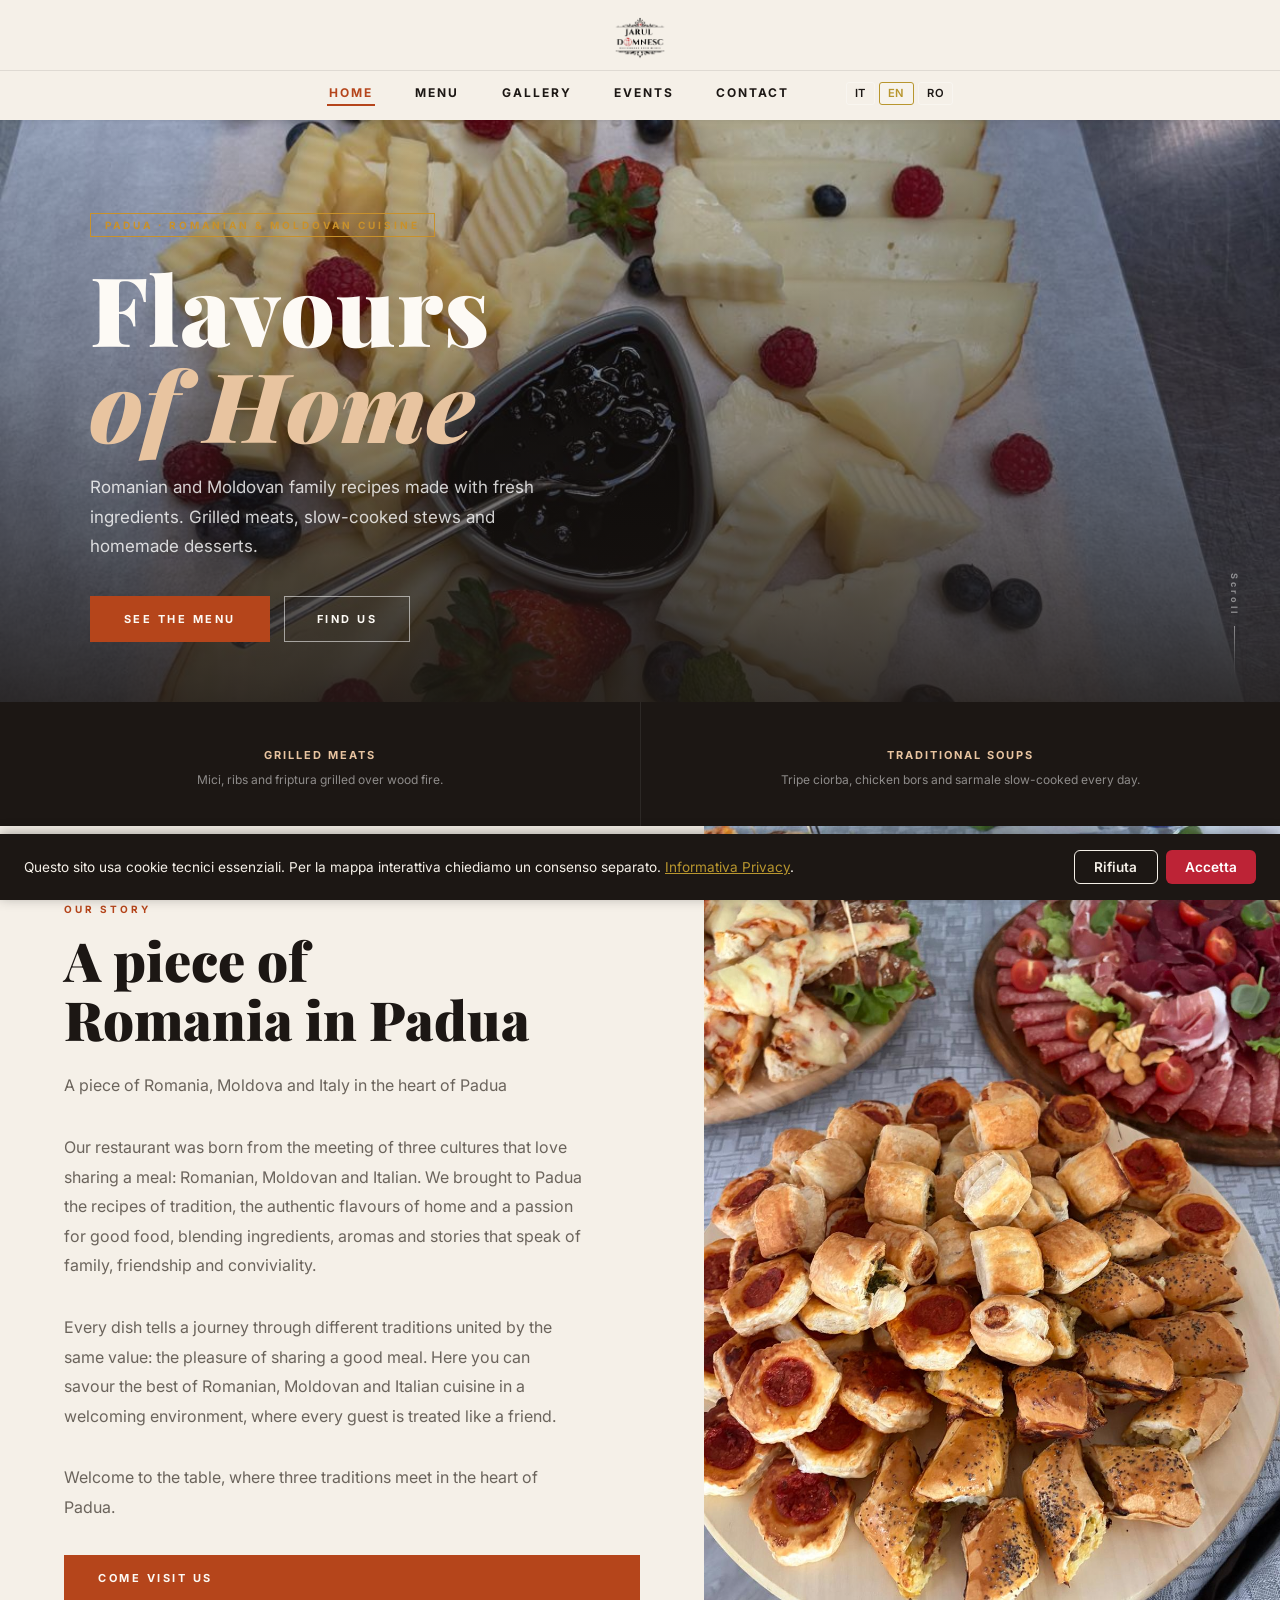
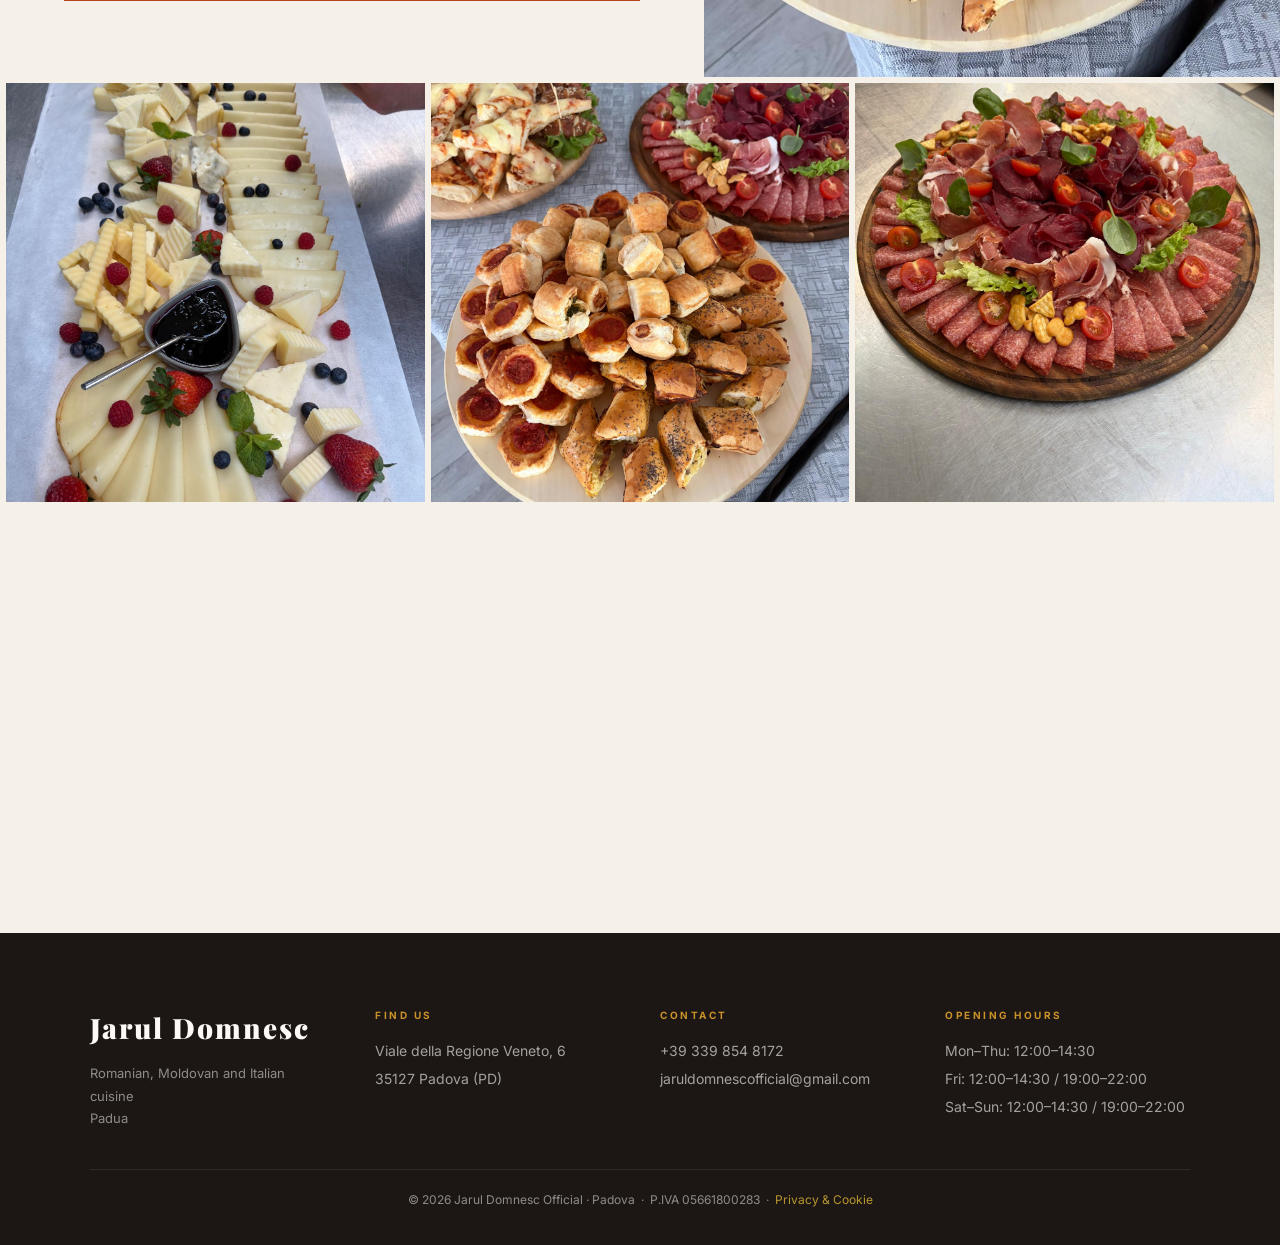
<file: index.html>
<!DOCTYPE html>
<html lang="it">
<head>
  <meta charset="UTF-8">
  <meta name="viewport" content="width=device-width, initial-scale=1.0">
  <meta name="description" content="Jarul Domnesc Official — Ristorante di cucina rumena, moldava e italiana a Padova. Menu fisso a pranzo, aperto tutti i giorni.">
  <title>Jarul Domnesc Official — Ristorante Rumeno · Padova</title>
  <link rel="canonical" href="https://jaruldomnescofficial.it/">
  <meta property="og:title" content="Jarul Domnesc Official — Ristorante Rumeno · Padova">
  <meta property="og:description" content="Cucina rumena, moldava e italiana nel cuore di Padova. Sapori autentici, carne alla brace e ospitalità calda.">
  <meta property="og:type" content="restaurant">
  <meta property="og:locale" content="it_IT">
  <meta property="og:url" content="https://jaruldomnescofficial.it/">
  <meta property="og:image" content="https://jaruldomnescofficial.it/assets/tagliere1.jpeg">
  <link rel="preconnect" href="https://fonts.googleapis.com">
  <link rel="preconnect" href="https://fonts.gstatic.com" crossorigin>
  <link href="https://fonts.googleapis.com/css2?family=Playfair+Display:ital,wght@0,700;0,900;1,700&family=Inter:wght@400;600;700&display=swap" rel="stylesheet">
  <link rel="stylesheet" href="assets/css/style.css">
  <link rel="icon" type="image/png" href="assets/logo-removebg-jarulDomnesc.png">
  <link rel="apple-touch-icon" href="assets/logo-removebg-jarulDomnesc.png">
  <script type="application/ld+json">
  {
    "@context": "https://schema.org",
    "@type": "Restaurant",
    "name": "Jarul Domnesc Official",
    "image": "https://jaruldomnescofficial.it/assets/tagliere1.jpeg",
    "telephone": "+39 339 854 8172",
    "email": "jaruldomnescofficial@gmail.com",
    "url": "https://jaruldomnescofficial.it/",
    "servesCuisine": ["Romanian", "Moldovan", "Italian"],
    "address": {
      "@type": "PostalAddress",
      "streetAddress": "Viale della Regione Veneto, 6",
      "addressLocality": "Padova",
      "postalCode": "35127",
      "addressCountry": "IT"
    },
    "openingHoursSpecification": [
      { "@type": "OpeningHoursSpecification", "dayOfWeek": ["Monday","Tuesday","Wednesday","Thursday"], "opens": "12:00", "closes": "14:30" },
      { "@type": "OpeningHoursSpecification", "dayOfWeek": "Friday", "opens": "12:00", "closes": "14:30" },
      { "@type": "OpeningHoursSpecification", "dayOfWeek": "Friday", "opens": "19:00", "closes": "22:00" },
      { "@type": "OpeningHoursSpecification", "dayOfWeek": ["Saturday","Sunday"], "opens": "12:00", "closes": "14:30" },
      { "@type": "OpeningHoursSpecification", "dayOfWeek": ["Saturday","Sunday"], "opens": "19:00", "closes": "22:00" }
    ]
  }
  </script>
  <style>
    .hero-video-wrap { position: absolute; inset: 0; overflow: hidden; z-index: 0; }
    .hero-video-wrap video { width: 100%; height: 100%; object-fit: cover; display: block; }
    .hero-video-wrap img { position: absolute; inset: 0; width: 100%; height: 100%; object-fit: cover; z-index: -1; }

    /* ─── Language switcher ───────────────────────────────────────────────────────────────────────────── */
    .lang-switcher {
      display: flex;
      align-items: center;
      gap: 0.25rem;
      margin-left: 1rem;
    }
    .lang-btn {
      background: transparent;
      border: 1px solid rgba(255, 255, 255, 0.35);
      color: inherit;
      font: 600 0.7rem/1 'Inter', sans-serif;
      letter-spacing: 0.05em;
      padding: 0.3rem 0.5rem;
      border-radius: 3px;
      cursor: pointer;
      transition: background 0.2s, border-color 0.2s;
    }
    .lang-btn:hover {
      background: rgba(255, 255, 255, 0.12);
      border-color: rgba(255, 255, 255, 0.6);
    }
    .lang-btn--active {
      background: rgba(255, 255, 255, 0.18);
      border-color: #b8962e;
      color: #b8962e;
    }

    /* ─── Video grid items ──────────────────────────────────────────────────── */
    .foto-grid-item video {
      width: 100%;
      height: 100%;
      object-fit: cover;
      display: block;
    }
  </style>
</head>
<body>

  <a class="skip-link" href="#main-content" data-i18n="skip.link">Salta al contenuto</a>

  <nav class="topnav" id="myTopnav" aria-label="Navigazione principale">
    <div class="nav-top-row">
      <a href="index.html" class="logo"><img src="assets/logo-removebg-jarulDomnesc.png" alt="Jarul Domnesc" height="55" style="display:block;"></a>
      <button class="nav-hamburger" id="navHamburger" aria-label="Apri menu" aria-expanded="false">&#9776;</button>
    </div>
    <div class="nav-links">
      <a href="index.html" data-i18n="nav.home">Home</a>
      <a href="menu.html" data-i18n="nav.menu">Menu</a>
      <a href="struttura.html" data-i18n="nav.struttura">Struttura</a>
      <a href="eventi.html" data-i18n="nav.eventi">Eventi</a>
      <a href="contatti.html" data-i18n="nav.contatti">Contatti</a>
      <div class="lang-switcher" aria-label="Seleziona lingua">
        <button type="button" data-lang-btn="it" class="lang-btn lang-btn--active" aria-label="Italiano">IT</button>
        <button type="button" data-lang-btn="en" class="lang-btn" aria-label="English">EN</button>
        <button type="button" data-lang-btn="ro" class="lang-btn" aria-label="Română">RO</button>
      </div>
    </div>
  </nav>

  <main id="main-content">

    <section class="hero" aria-label="Hero">
      <div class="hero-video-wrap" aria-hidden="true">
        <img src="assets/tagliere2.jpeg" alt="" width="1026" height="1600" fetchpriority="high">
        <video autoplay muted loop playsinline preload="none">
          <source src="assets/video-hero.mp4" type="video/mp4">
        </video>
      </div>
      <div class="hero-inner">
        <span class="hero-badge" data-i18n="hero.badge">Padova &middot; Cucina Rumena &amp; Moldava</span>
        <h1 class="hero-title" data-i18n="hero.title">Sapori<br><em>di Casa</em></h1>
        <p class="hero-sub" data-i18n="hero.sub">Piatti della tradizione rumena e moldava preparati con ingredienti freschi e ricette di famiglia. Carne alla brace, stufati lenti e dolci fatti in casa.</p>
        <div class="hero-ctas">
          <a href="menu.html" class="btn-primary" data-i18n="hero.cta.menu">Scopri il Menu</a>
          <a href="contatti.html" class="btn-ghost" data-i18n="hero.cta.map">Dove Siamo</a>
        </div>
      </div>
      <div class="hero-scroll-hint" aria-hidden="true">
        <span data-i18n="scroll.hint">Scorri</span>
        <div class="scroll-line"></div>
      </div>
    </section>

    <section class="features-strip" aria-label="Caratteristiche">
      <div class="feature-item">
        <span class="feature-icon" aria-hidden="true"></span>
        <div class="feature-title" data-i18n="feat.grill.title">Carne alla Brace</div>
        <p class="feature-desc" data-i18n="feat.grill.desc">Mici, costite e friptura grigliate al momento su brace di legna.</p>
      </div>
      <div class="feature-item">
        <span class="feature-icon" aria-hidden="true"></span>
        <div class="feature-title" data-i18n="feat.soup.title">Zuppe Tradizionali</div>
        <p class="feature-desc" data-i18n="feat.soup.desc">Ciorba di trippa, bors di pollo e sarmale cotti a fuoco lento ogni giorno.</p>
      </div>
</section>

    <section class="about-strip" aria-label="Chi siamo">
      <div class="about-strip-text">
        <span class="section-eyebrow" data-i18n="about.eyebrow">La Nostra Storia</span>
        <h2 class="section-title" data-i18n="about.title">Un pezzo di<br>Romania a Padova</h2>
        <p class="section-body section-body--subtitle" data-i18n="about.subtitle">Un pezzo di Romania, Moldova e Italia nel cuore di Padova</p>
        <p class="section-body" data-i18n="about.body">Il nostro ristorante nasce dall'incontro di tre culture che amano stare a tavola: quella rumena, moldava e italiana. Abbiamo portato a Padova le ricette della tradizione, i sapori autentici di casa e la passione per la buona cucina, unendo ingredienti, profumi e storie che parlano di famiglia, amicizia e convivialità.</p>
        <p class="section-body" data-i18n="about.body2">Ogni piatto racconta un viaggio tra tradizioni diverse ma accomunate dallo stesso valore: il piacere di condividere un buon pasto. Qui potrete assaporare il meglio della cucina rumena, moldava e italiana in un ambiente accogliente, dove ogni ospite è accolto come un amico.</p>
        <p class="section-body section-body--tagline" data-i18n="about.tagline">Benvenuti a tavola, dove tre tradizioni si incontrano nel cuore di Padova. 🇷🇴🇲🇩🇮🇹🍷✨</p>
        <a href="contatti.html" class="btn-primary" data-i18n="about.cta">Vieni a Trovarci</a>
      </div>
      <div class="about-strip-img">
        <img src="assets/tagliere1.jpeg" alt="Salone del ristorante Jarul Domnesc Official a Padova" width="800" height="600" loading="lazy">
      </div>
    </section>

    <section class="foto-grid" aria-label="Galleria foto">
      <div class="foto-grid-item"><img src="assets/tagliere2.jpeg" alt="Piatto di formaggi con marmellata" width="600" height="600" loading="lazy"></div>
      <div class="foto-grid-item"><img src="assets/tagliere1.jpeg" alt="Piatti del ristorante" width="600" height="600" loading="lazy"></div>
      <div class="foto-grid-item"><img src="assets/tagliere.jpeg" alt="Salumi" width="600" height="600" loading="lazy"></div>
      <div class="foto-grid-item">
        <video autoplay muted loop playsinline preload="none" aria-label="Video piatto del ristorante">
          <source src="assets/video-piatto-1.mp4" type="video/mp4">
        </video>
      </div>
      <div class="foto-grid-item">
        <video autoplay muted loop playsinline preload="none" aria-label="Video piatto del ristorante">
          <source src="assets/video-piatto-2.mp4" type="video/mp4">
        </video>
      </div>
      <div class="foto-grid-item">
        <video autoplay muted loop playsinline preload="none" aria-label="Video piatto del ristorante">
          <source src="assets/video-piatto-3.mp4" type="video/mp4">
        </video>
      </div>
    </section>

  </main>

  <footer>
    <div class="footer-inner">
      <div class="footer-brand">
        <div class="footer-logo"><em>Jarul</em> Domnesc</div>
        <p class="footer-tagline" data-i18n="footer.tagline">Cucina rumena, moldava e italiana<br>Padova</p>
      </div>
      <div class="footer-col">
        <h3 data-i18n="footer.where">Dove Siamo</h3>
        <address>Viale della Regione Veneto, 6<br>35127 Padova (PD)</address>
      </div>
      <div class="footer-col">
        <h3 data-i18n="footer.contacts">Contatti</h3>
        <p><a href="tel:+393398548172">+39 339 854 8172</a></p>
        <p><a href="mailto:jaruldomnescofficial@gmail.com">jaruldomnescofficial@gmail.com</a></p>
      </div>
      <div class="footer-col">
        <h3 data-i18n="footer.hours">Orari</h3>
        <p data-i18n="footer.schedule">Lun&ndash;Gio: 12:00&ndash;14:30<br>Ven: 12:00&ndash;14:30 / 19:00&ndash;22:00<br>Sab&ndash;Dom: 12:00&ndash;14:30 / 19:00&ndash;22:00</p>
      </div>
    </div>
    <div class="footer-bottom">
      &copy; 2026 Jarul Domnesc Official &middot; Padova &nbsp;&middot;&nbsp; P.IVA 05661800283
      &nbsp;&middot;&nbsp; <a href="privacy.html" style="color:#b8962e;">Privacy &amp; Cookie</a>
    </div>
  </footer>

  <button class="scroll-top" id="scrollTop" aria-label="Torna su">&#8679;</button>
  <script src="assets/js/main.js" defer></script>
  <script src="assets/js/cookie.js" defer></script>
  <script src="assets/js/i18n.js" defer></script>
</body>
</html>
</file>
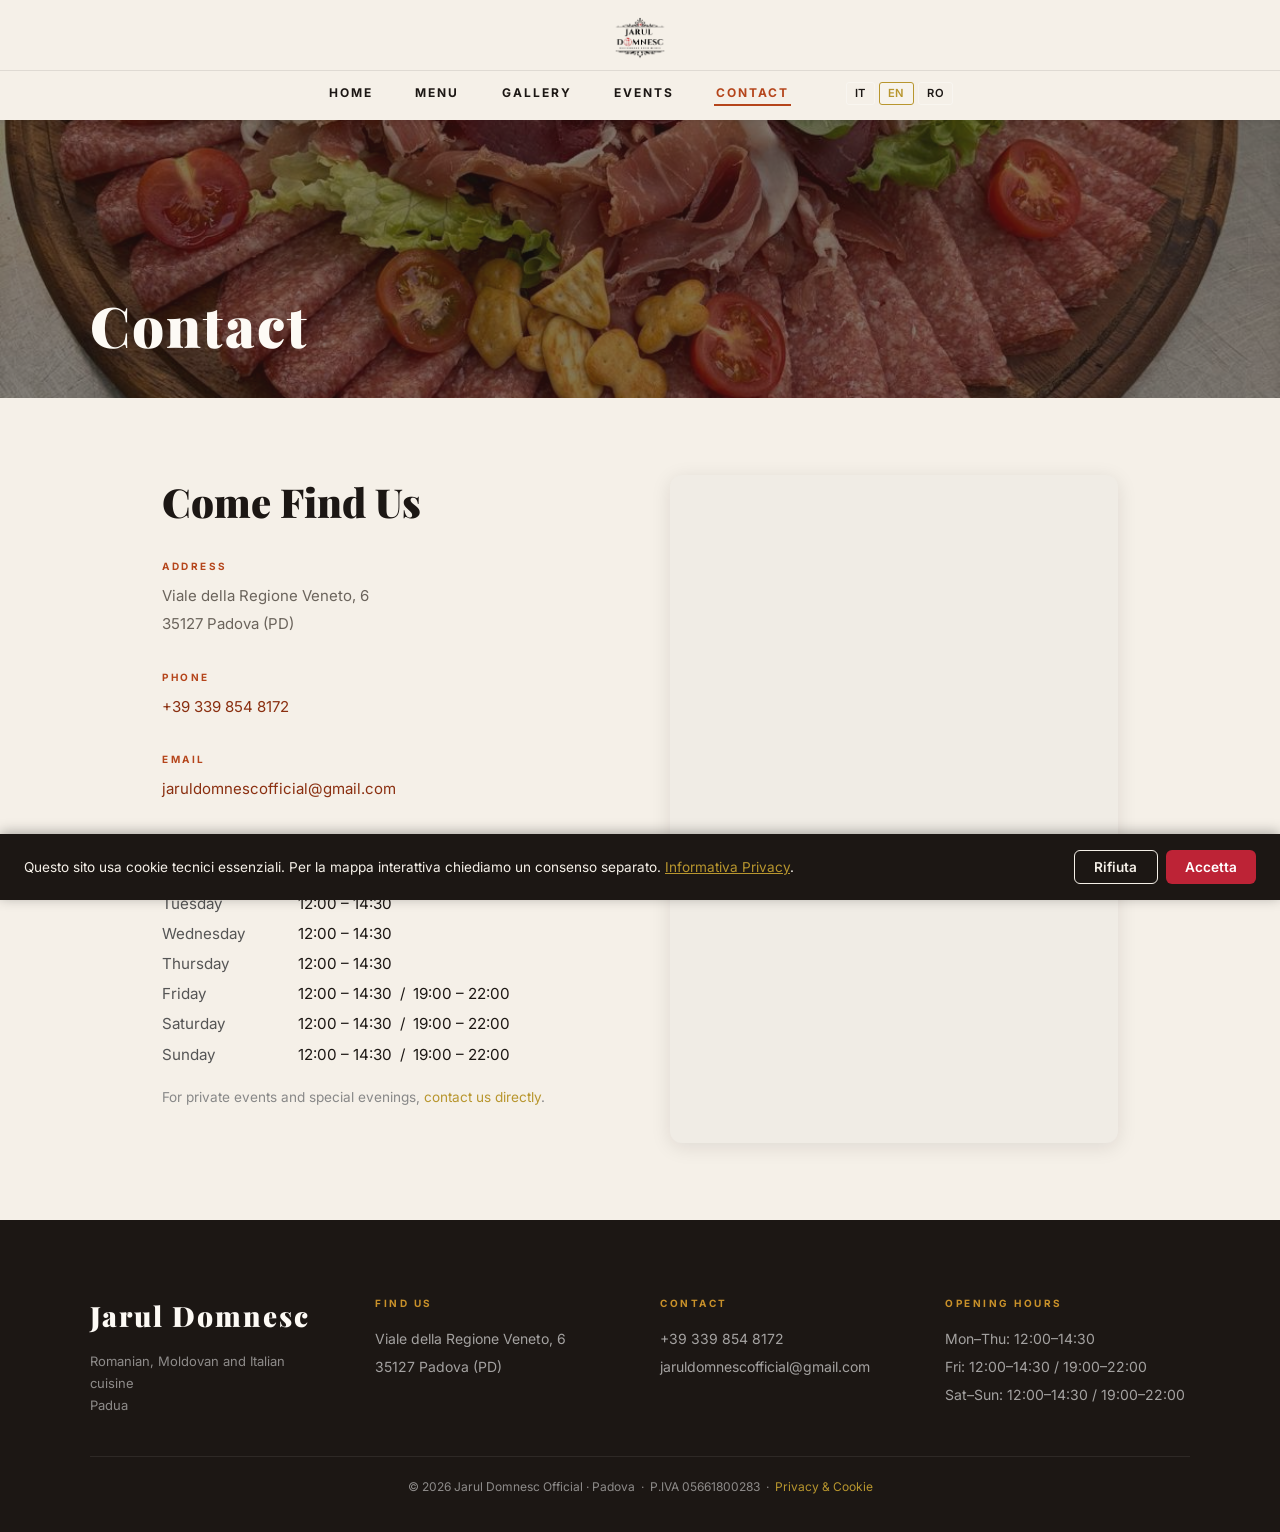
<file: contatti.html>
<!DOCTYPE html>
<html lang="it">
<head>
  <meta charset="UTF-8">
  <meta name="viewport" content="width=device-width, initial-scale=1.0">
  <meta name="description" content="Contatti e orari di Jarul Domnesc Official — Ristorante di cucina rumena, moldava e italiana a Padova.">
  <title>Contatti — Jarul Domnesc Official · Padova</title>
  <link rel="canonical" href="https://jaruldomnescofficial.it/contatti.html">
  <meta property="og:title" content="Contatti — Jarul Domnesc Official · Padova">
  <meta property="og:description" content="Contatti e orari di Jarul Domnesc Official — Ristorante di cucina rumena, moldava e italiana a Padova.">
  <meta property="og:type" content="website">
  <meta property="og:locale" content="it_IT">
  <meta property="og:url" content="https://jaruldomnescofficial.it/contatti.html">
  <meta property="og:image" content="https://jaruldomnescofficial.it/assets/tagliere.jpeg">
  <link rel="preconnect" href="https://fonts.googleapis.com">
  <link rel="preconnect" href="https://fonts.gstatic.com" crossorigin>
  <link href="https://fonts.googleapis.com/css2?family=Playfair+Display:ital,wght@0,700;0,900;1,700&family=Inter:wght@400;600;700&display=swap" rel="stylesheet">
  <link rel="stylesheet" href="assets/css/style.css">
  <link rel="icon" type="image/png" href="assets/logo-removebg-jarulDomnesc.png">
  <link rel="apple-touch-icon" href="assets/logo-removebg-jarulDomnesc.png">
  <style>
    .map-wrapper{width:100%;border-radius:12px;overflow:hidden;box-shadow:0 4px 20px rgba(28,23,20,.10);min-height:420px;background:#f0ece5}
    .map-wrapper iframe{display:block;width:100%;height:420px;border:0}
    .map-consent-notice{display:flex;flex-direction:column;align-items:center;justify-content:center;gap:.75rem;height:420px;padding:2rem;text-align:center;font-family:'Inter',sans-serif;color:#555;font-size:.9rem}
    .map-consent-notice button{background:#bd2336;color:#fff;border:none;padding:.55rem 1.3rem;border-radius:6px;cursor:pointer;font-family:'Inter',sans-serif;font-size:.85rem;font-weight:600}
    .map-consent-notice button:hover{background:#a01f2d}
    .lang-switcher{display:flex;align-items:center;gap:.25rem;margin-left:1rem}
    .lang-btn{background:transparent;border:1px solid rgba(255,255,255,.35);color:inherit;font:600 .7rem/1 'Inter',sans-serif;letter-spacing:.05em;padding:.3rem .5rem;border-radius:3px;cursor:pointer;transition:background .2s,border-color .2s}
    .lang-btn:hover{background:rgba(255,255,255,.12);border-color:rgba(255,255,255,.6)}
    .lang-btn--active{background:rgba(255,255,255,.18);border-color:#b8962e;color:#b8962e}
  </style>
</head>
<body>
  <a class="skip-link" href="#main-content" data-i18n="skip.link">Salta al contenuto</a>

  <nav class="topnav" id="myTopnav" aria-label="Navigazione principale">
    <div class="nav-top-row">
      <a href="index.html" class="logo"><img src="assets/logo-removebg-jarulDomnesc.png" alt="Jarul Domnesc" height="55" style="display:block;"></a>
      <button class="nav-hamburger" id="navHamburger" aria-label="Apri menu" aria-expanded="false">&#9776;</button>
    </div>
    <div class="nav-links">
      <a href="index.html" data-i18n="nav.home">Home</a>
      <a href="menu.html" data-i18n="nav.menu">Menu</a>
      <a href="struttura.html" data-i18n="nav.struttura">Struttura</a>
      <a href="eventi.html" data-i18n="nav.eventi">Eventi</a>
      <a href="contatti.html" class="active" data-i18n="nav.contatti">Contatti</a>
      <div class="lang-switcher" aria-label="Seleziona lingua">
        <button type="button" data-lang-btn="it" class="lang-btn lang-btn--active" aria-label="Italiano">IT</button>
        <button type="button" data-lang-btn="en" class="lang-btn" aria-label="English">EN</button>
        <button type="button" data-lang-btn="ro" class="lang-btn" aria-label="Rom&acirc;n&abreve;">RO</button>
      </div>
    </div>
  </nav>

  <main id="main-content">
    <div class="contatti-hero">
      <img class="contatti-hero-bg" src="assets/tagliere.jpeg" alt="" width="1400" height="360" loading="eager">
      <h1 class="contatti-hero-title" data-i18n="ct.hero.h1">Contatti</h1>
    </div>

    <div class="contatti-body">
      <div class="contatti-info">
        <h2 data-i18n="ct.h2">Vieni a Trovarci</h2>
        <div class="contatti-block">
          <h3 data-i18n="ct.addr.h3">Indirizzo</h3>
          <address>Viale della Regione Veneto, 6<br>35127 Padova (PD)</address>
        </div>
        <div class="contatti-block">
          <h3 data-i18n="ct.phone.h3">Telefono</h3>
          <p><a href="tel:+393398548172">+39 339 854 8172</a></p>
        </div>
        <div class="contatti-block">
          <h3 data-i18n="ct.email.h3">Email</h3>
          <p><a href="mailto:jaruldomnescofficial@gmail.com">jaruldomnescofficial@gmail.com</a></p>
        </div>
        <div class="contatti-block">
          <h3 data-i18n="ct.hours.h3">Orari di Apertura</h3>
          <table style="font-family:'Inter',sans-serif;font-size:.95rem;border-collapse:collapse;width:100%;">
            <tbody>
              <tr><td style="padding:.35rem 0;color:#555;" data-i18n="ct.days.mon">Lunedì</td><td style="padding:.35rem 0 .35rem 1rem;color:#1c1714;">12:00 &ndash; 14:30</td></tr>
              <tr><td style="padding:.35rem 0;color:#555;" data-i18n="ct.days.tue">Martedì</td><td style="padding:.35rem 0 .35rem 1rem;color:#1c1714;">12:00 &ndash; 14:30</td></tr>
              <tr><td style="padding:.35rem 0;color:#555;" data-i18n="ct.days.wed">Mercoledì</td><td style="padding:.35rem 0 .35rem 1rem;color:#1c1714;">12:00 &ndash; 14:30</td></tr>
              <tr><td style="padding:.35rem 0;color:#555;" data-i18n="ct.days.thu">Giovedì</td><td style="padding:.35rem 0 .35rem 1rem;color:#1c1714;">12:00 &ndash; 14:30</td></tr>
              <tr><td style="padding:.35rem 0;color:#555;" data-i18n="ct.days.fri">Venerdì</td><td style="padding:.35rem 0 .35rem 1rem;color:#1c1714;">12:00 &ndash; 14:30&nbsp;&nbsp;/&nbsp;&nbsp;19:00 &ndash; 22:00</td></tr>
              <tr><td style="padding:.35rem 0;color:#555;" data-i18n="ct.days.sat">Sabato</td><td style="padding:.35rem 0 .35rem 1rem;color:#1c1714;">12:00 &ndash; 14:30&nbsp;&nbsp;/&nbsp;&nbsp;19:00 &ndash; 22:00</td></tr>
              <tr><td style="padding:.35rem 0;color:#555;" data-i18n="ct.days.sun">Domenica</td><td style="padding:.35rem 0 .35rem 1rem;color:#1c1714;">12:00 &ndash; 14:30&nbsp;&nbsp;/&nbsp;&nbsp;19:00 &ndash; 22:00</td></tr>
            </tbody>
          </table>
          <p style="font-family:'Inter',sans-serif;font-size:.85rem;color:#888;margin-top:1rem;" data-i18n="ct.hours.note">Per eventi privati e serate speciali, <a href="tel:+393398548172" style="color:#b8962e;">contattaci direttamente</a>.</p>
        </div>
      </div>

      <div class="contatti-map">
        <div class="map-wrapper" id="mapWrapper">
          <iframe
            data-maps-src="https://www.google.com/maps/embed?pb=!1m18!1m12!1m3!1d2801.8409923259746!2d11.949963176110087!3d45.39237827107287!2m3!1f0!2f0!3f0!3m2!1i1024!2i768!4f13.1!3m3!1m2!1s0x477ec5ec8a81ff59%3A0xcdae7aa21d626bd0!2sJARUL%20DOMNESC!5e0!3m2!1sit!2sit!4v1781897646276!5m2!1sit!2sit"
            width="600" height="420"
            style="border:0;"
            allowfullscreen=""
            loading="lazy"
            referrerpolicy="no-referrer-when-downgrade"
            title="Posizione di Jarul Domnesc Official — Viale della Regione Veneto 6, Padova"
          ></iframe>
        </div>
      </div>
    </div>
  </main>

  <footer>
    <div class="footer-inner">
      <div class="footer-brand">
        <div class="footer-logo"><em>Jarul</em> Domnesc</div>
        <p class="footer-tagline" data-i18n="footer.tagline">Cucina rumena, moldava e italiana<br>Padova</p>
      </div>
      <div class="footer-col">
        <h4 data-i18n="footer.where">Dove Siamo</h4>
        <address>Viale della Regione Veneto, 6<br>35127 Padova (PD)</address>
      </div>
      <div class="footer-col">
        <h4 data-i18n="footer.contacts">Contatti</h4>
        <p><a href="tel:+393398548172">+39 339 854 8172</a></p>
        <p><a href="mailto:jaruldomnescofficial@gmail.com">jaruldomnescofficial@gmail.com</a></p>
      </div>
      <div class="footer-col">
        <h4 data-i18n="footer.hours">Orari</h4>
        <p data-i18n="footer.schedule">Lun&ndash;Gio: 12:00&ndash;14:30<br>Ven: 12:00&ndash;14:30 / 19:00&ndash;22:00<br>Sab&ndash;Dom: 12:00&ndash;14:30 / 19:00&ndash;22:00</p>
      </div>
    </div>
    <div class="footer-bottom">
      &copy; 2026 Jarul Domnesc Official &middot; Padova &nbsp;&middot;&nbsp;
      P.IVA 05661800283 &nbsp;&middot;&nbsp;
      <a href="privacy.html" style="color:#b8962e;">Privacy &amp; Cookie</a>
    </div>
  </footer>

  <button class="scroll-top" id="scrollTop" aria-label="Torna su">&#8679;</button>
  <script src="assets/js/main.js" defer></script>
  <script src="assets/js/cookie.js" defer></script>
  <script src="assets/js/i18n.js" defer></script>
</body>
</html>
</file>
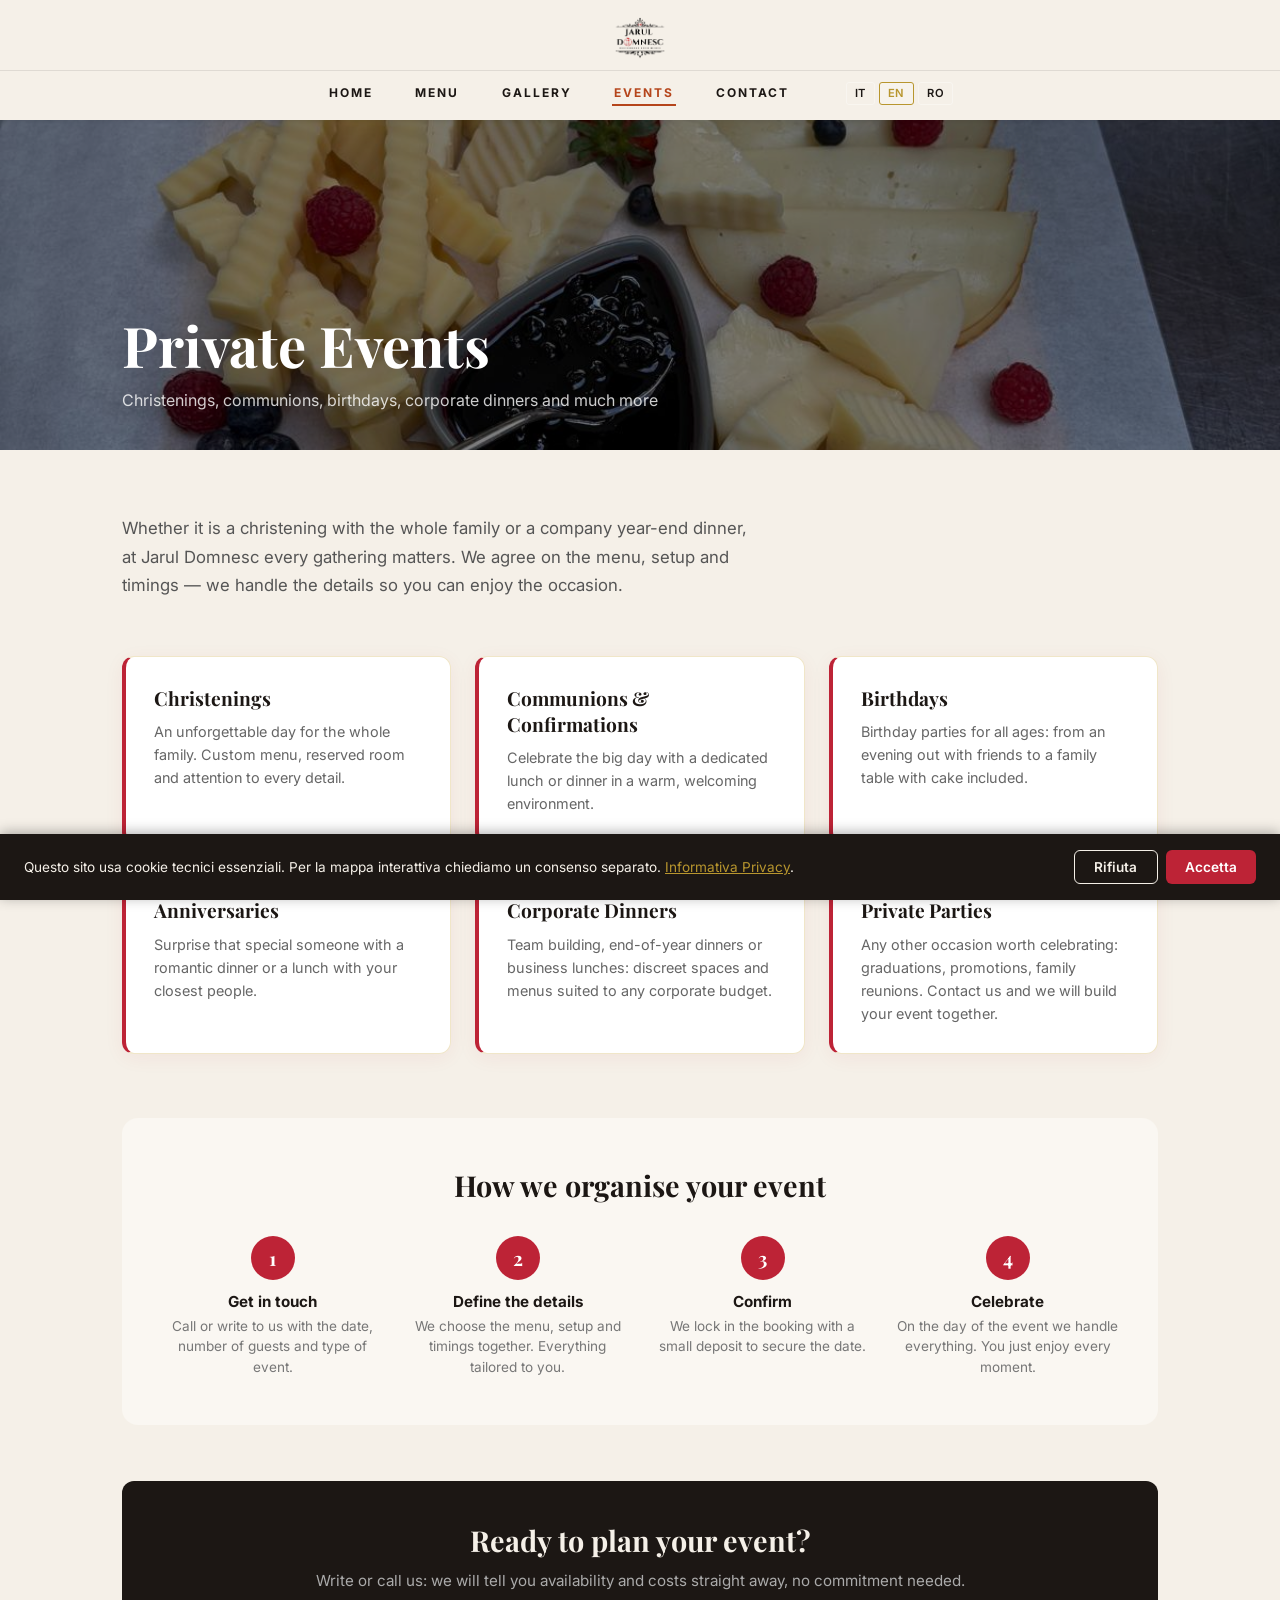
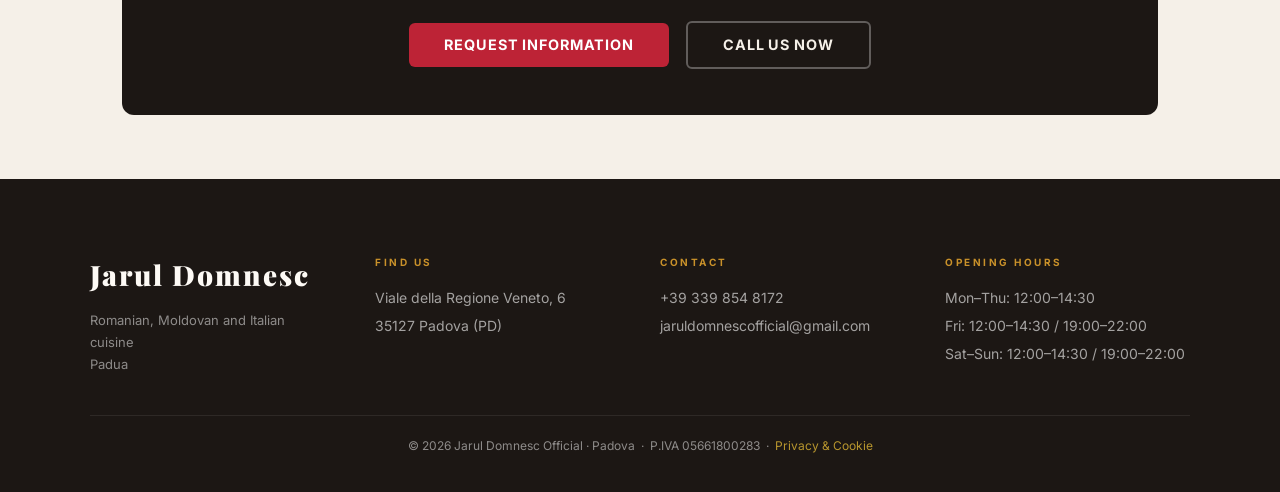
<file: eventi.html>
<!DOCTYPE html>
<html lang="it">
<head>
  <meta charset="UTF-8">
  <meta name="viewport" content="width=device-width, initial-scale=1.0">
  <meta name="description" content="Organizza il tuo evento da Jarul Domnesc Official: battesimi, comunioni, compleanni, cene aziendali e feste private a Padova.">
  <title>Eventi — Jarul Domnesc Official · Padova</title>
  <link rel="canonical" href="https://jaruldomnescofficial.it/eventi.html">
  <meta property="og:title" content="Eventi — Jarul Domnesc Official · Padova">
  <meta property="og:description" content="Organizza il tuo evento da Jarul Domnesc Official: battesimi, comunioni, compleanni, cene aziendali e feste private a Padova.">
  <meta property="og:type" content="website">
  <meta property="og:locale" content="it_IT">
  <meta property="og:url" content="https://jaruldomnescofficial.it/eventi.html">
  <meta property="og:image" content="https://jaruldomnescofficial.it/assets/tagliere2.jpeg">
  <link rel="preconnect" href="https://fonts.googleapis.com">
  <link rel="preconnect" href="https://fonts.gstatic.com" crossorigin>
  <link href="https://fonts.googleapis.com/css2?family=Playfair+Display:ital,wght@0,700;0,900;1,700&family=Inter:wght@400;600;700&display=swap" rel="stylesheet">
  <link rel="stylesheet" href="assets/css/style.css">
  <link rel="icon" type="image/png" href="assets/logo-removebg-jarulDomnesc.png">
  <link rel="apple-touch-icon" href="assets/logo-removebg-jarulDomnesc.png">
  <style>
    body{min-height:100vh;display:flex;flex-direction:column}
    main{flex:1}
    .page-hero{position:relative;height:340px;overflow:hidden;display:flex;align-items:flex-end}
    .page-hero img{position:absolute;inset:0;width:100%;height:100%;object-fit:cover;filter:brightness(.5)}
    .page-hero-content{position:relative;z-index:1;padding:2.5rem 2rem;max-width:1100px;margin:0 auto;width:100%}
    .page-hero-content h1{font-family:'Playfair Display',serif;font-size:clamp(2.2rem,5vw,3.5rem);color:#fff;margin:0 0 .5rem}
    .page-hero-content p{font-family:'Inter',sans-serif;color:rgba(255,255,255,.8);font-size:1rem;margin:0}
    .eventi-section{padding:4rem 2rem;max-width:1100px;margin:0 auto}
    .eventi-intro{font-family:'Inter',sans-serif;font-size:1.05rem;color:#555;max-width:640px;line-height:1.7;margin-bottom:3.5rem}
    .eventi-grid{display:grid;grid-template-columns:repeat(auto-fit,minmax(260px,1fr));gap:1.5rem;margin-bottom:4rem}
    .evento-card{border-radius:12px;padding:1.75rem;border:1px solid #f0e6c8;border-left:4px solid #bd2336;background:#fff;box-shadow:0 4px 20px rgba(189,35,54,.06);transition:transform .2s,box-shadow .2s}
    .evento-card:hover{transform:translateY(-3px);box-shadow:0 8px 32px rgba(189,35,54,.12)}
    .evento-card h3{font-family:'Playfair Display',serif;font-size:1.2rem;color:#1c1714;margin:0 0 .6rem}
    .evento-card p{font-family:'Inter',sans-serif;font-size:.9rem;color:#666;line-height:1.6;margin:0}
    .come-funziona{background:#faf7f2;border-radius:16px;padding:3rem 2.5rem;margin-bottom:3.5rem}
    .come-funziona h2{font-family:'Playfair Display',serif;font-size:1.8rem;color:#1c1714;margin:0 0 2rem;text-align:center}
    .steps{display:grid;grid-template-columns:repeat(auto-fit,minmax(200px,1fr));gap:1.5rem}
    .step{text-align:center}
    .step-num{display:inline-flex;align-items:center;justify-content:center;width:44px;height:44px;border-radius:50%;background:#bd2336;color:#fff;font-family:'Playfair Display',serif;font-size:1.2rem;font-weight:700;margin-bottom:.75rem}
    .step h4{font-family:'Inter',sans-serif;font-size:.95rem;font-weight:700;color:#1c1714;margin:0 0 .3rem}
    .step p{font-family:'Inter',sans-serif;font-size:.85rem;color:#777;margin:0;line-height:1.5}
    .cta-eventi{background:#1c1714;border-radius:12px;padding:2.5rem 2rem;text-align:center}
    .cta-eventi h2{font-family:'Playfair Display',serif;color:#f5f0e8;font-size:1.8rem;margin:0 0 .75rem}
    .cta-eventi p{font-family:'Inter',sans-serif;color:#aaa;font-size:.95rem;margin:0 0 1.5rem}
    .cta-eventi a{display:inline-block;background:#bd2336;color:#fff;font-family:'Inter',sans-serif;font-weight:700;font-size:.9rem;letter-spacing:.06em;text-transform:uppercase;padding:.85rem 2.2rem;border-radius:6px;text-decoration:none;margin:.4rem}
    .cta-eventi a:hover{background:#a01f2d}
    .cta-eventi a.btn-ghost{background:transparent;border:2px solid rgba(255,255,255,.3);color:#f5f0e8}
    .cta-eventi a.btn-ghost:hover{border-color:rgba(255,255,255,.7)}
    /* Lang switcher */
    .lang-switcher{display:flex;align-items:center;gap:.25rem;margin-left:1rem}
    .lang-btn{background:transparent;border:1px solid rgba(255,255,255,.35);color:inherit;font:600 .7rem/1 'Inter',sans-serif;letter-spacing:.05em;padding:.3rem .5rem;border-radius:3px;cursor:pointer;transition:background .2s,border-color .2s}
    .lang-btn:hover{background:rgba(255,255,255,.12);border-color:rgba(255,255,255,.6)}
    .lang-btn--active{background:rgba(255,255,255,.18);border-color:#b8962e;color:#b8962e}
  </style>
</head>
<body>
  <a class="skip-link" href="#main-content" data-i18n="skip.link">Salta al contenuto</a>

  <nav class="topnav" id="myTopnav" aria-label="Navigazione principale">
    <div class="nav-top-row">
      <a href="index.html" class="logo"><img src="assets/logo-removebg-jarulDomnesc.png" alt="Jarul Domnesc" height="55" style="display:block;"></a>
      <button class="nav-hamburger" id="navHamburger" aria-label="Apri menu" aria-expanded="false">&#9776;</button>
    </div>
    <div class="nav-links">
      <a href="index.html" data-i18n="nav.home">Home</a>
      <a href="menu.html" data-i18n="nav.menu">Menu</a>
      <a href="struttura.html" data-i18n="nav.struttura">Struttura</a>
      <a href="eventi.html" class="active" data-i18n="nav.eventi">Eventi</a>
      <a href="contatti.html" data-i18n="nav.contatti">Contatti</a>
      <div class="lang-switcher" aria-label="Seleziona lingua">
        <button type="button" data-lang-btn="it" class="lang-btn lang-btn--active" aria-label="Italiano">IT</button>
        <button type="button" data-lang-btn="en" class="lang-btn" aria-label="English">EN</button>
        <button type="button" data-lang-btn="ro" class="lang-btn" aria-label="Română">RO</button>
      </div>
    </div>
  </nav>

  <main id="main-content">
    <div class="page-hero">
      <img src="assets/tagliere2.jpeg" alt="Evento privato da Jarul Domnesc" loading="lazy">
      <div class="page-hero-content">
        <h1 data-i18n="ev.hero.h1">Eventi Privati</h1>
        <p data-i18n="ev.hero.p">Battesimi, comunioni, compleanni, cene aziendali e molto altro</p>
      </div>
    </div>

    <section class="eventi-section">
      <p class="eventi-intro" data-i18n="ev.intro">Da Jarul Domnesc ogni occasione speciale merita una tavola all’altezza. Organizziamo eventi su misura per famiglie, gruppi e aziende: dall’allestimento al menù, ci occupiamo di tutto perché tu possa goderti ogni momento.</p>

      <div class="eventi-grid">
        <div class="evento-card"><h3 data-i18n="ev.card1.h3">Battesimi</h3><p data-i18n="ev.card1.p">Un giorno indimenticabile per tutta la famiglia. Menù personalizzato, sala riservata e attenzione ad ogni dettaglio.</p></div>
        <div class="evento-card"><h3 data-i18n="ev.card2.h3">Comunioni &amp; Cresime</h3><p data-i18n="ev.card2.p">Celebra il grande giorno con un pranzo o una cena dedicata, in un ambiente caldo e accogliente.</p></div>
        <div class="evento-card"><h3 data-i18n="ev.card3.h3">Compleanni</h3><p data-i18n="ev.card3.p">Feste di compleanno per tutte le età: dal dopocena tra amici alla tavolata in famiglia con torta inclusa.</p></div>
        <div class="evento-card"><h3 data-i18n="ev.card4.h3">Anniversari</h3><p data-i18n="ev.card4.p">Sorprendi la persona speciale con una cena romantica o un pranzo in compagnia delle persone più care.</p></div>
        <div class="evento-card"><h3 data-i18n="ev.card5.h3">Cene Aziendali</h3><p data-i18n="ev.card5.p">Team building, cene di fine anno o pranzi di lavoro: ambienti discreti e menù adatti a ogni budget aziendale.</p></div>
        <div class="evento-card"><h3 data-i18n="ev.card6.h3">Feste Private</h3><p data-i18n="ev.card6.p">Qualsiasi altra occasione da festeggiare: lauree, promozioni, riunioni di famiglia. Contattaci e costruiamo insieme il tuo evento.</p></div>
      </div>

      <div class="come-funziona">
        <h2 data-i18n="ev.how.h2">Come organizziamo il tuo evento</h2>
        <div class="steps">
          <div class="step"><div class="step-num">1</div><h4 data-i18n="ev.step1.h4">Ci contatti</h4><p data-i18n="ev.step1.p">Chiamaci o scrivici indicando data, numero di persone e tipo di evento.</p></div>
          <div class="step"><div class="step-num">2</div><h4 data-i18n="ev.step2.h4">Definiamo i dettagli</h4><p data-i18n="ev.step2.p">Scegliamo insieme menù, allestimento e orari. Tutto su misura per te.</p></div>
          <div class="step"><div class="step-num">3</div><h4 data-i18n="ev.step3.h4">Confermiamo</h4><p data-i18n="ev.step3.p">Fissiamo la prenotazione con un piccolo acconto a garanzia della data.</p></div>
          <div class="step"><div class="step-num">4</div><h4 data-i18n="ev.step4.h4">Festeggia</h4><p data-i18n="ev.step4.p">Il giorno dell’evento pensiamo a tutto noi. Tu goditi ogni momento.</p></div>
        </div>
      </div>

      <div class="cta-eventi">
        <h2 data-i18n="ev.cta.h2">Pronto a organizzare il tuo evento?</h2>
        <p data-i18n="ev.cta.p">Contattaci subito per verificare la disponibilità e ricevere un preventivo gratuito.</p>
        <a href="contatti.html" data-i18n="ev.cta.btn1">Richiedi informazioni</a>
        <a href="tel:+393398548172" class="btn-ghost" data-i18n="ev.cta.btn2">Chiamaci ora</a>
      </div>
    </section>
  </main>

  <footer>
    <div class="footer-inner">
      <div class="footer-brand">
        <div class="footer-logo"><em>Jarul</em> Domnesc</div>
        <p class="footer-tagline" data-i18n="footer.tagline">Cucina rumena, moldava e italiana<br>Padova</p>
      </div>
      <div class="footer-col">
        <h4 data-i18n="footer.where">Dove Siamo</h4>
        <address>Viale della Regione Veneto, 6<br>35127 Padova (PD)</address>
      </div>
      <div class="footer-col">
        <h4 data-i18n="footer.contacts">Contatti</h4>
        <p><a href="tel:+393398548172">+39 339 854 8172</a></p>
        <p><a href="mailto:jaruldomnescofficial@gmail.com">jaruldomnescofficial@gmail.com</a></p>
      </div>
      <div class="footer-col">
        <h4 data-i18n="footer.hours">Orari</h4>
        <p data-i18n="footer.schedule">Lun&ndash;Gio: 12:00&ndash;14:30<br>Ven: 12:00&ndash;14:30 / 19:00&ndash;22:00<br>Sab&ndash;Dom: 12:00&ndash;14:30 / 19:00&ndash;22:00</p>
      </div>
    </div>
    <div class="footer-bottom">
      &copy; 2026 Jarul Domnesc Official &middot; Padova &nbsp;&middot;&nbsp;
      P.IVA 05661800283 &nbsp;&middot;&nbsp;
      <a href="privacy.html" style="color:#b8962e;">Privacy &amp; Cookie</a>
    </div>
  </footer>

  <button class="scroll-top" id="scrollTop" aria-label="Torna su">&#8679;</button>
  <script src="assets/js/main.js" defer></script>
  <script src="assets/js/cookie.js" defer></script>
  <script src="assets/js/i18n.js" defer></script>
</body>
</html>
</file>
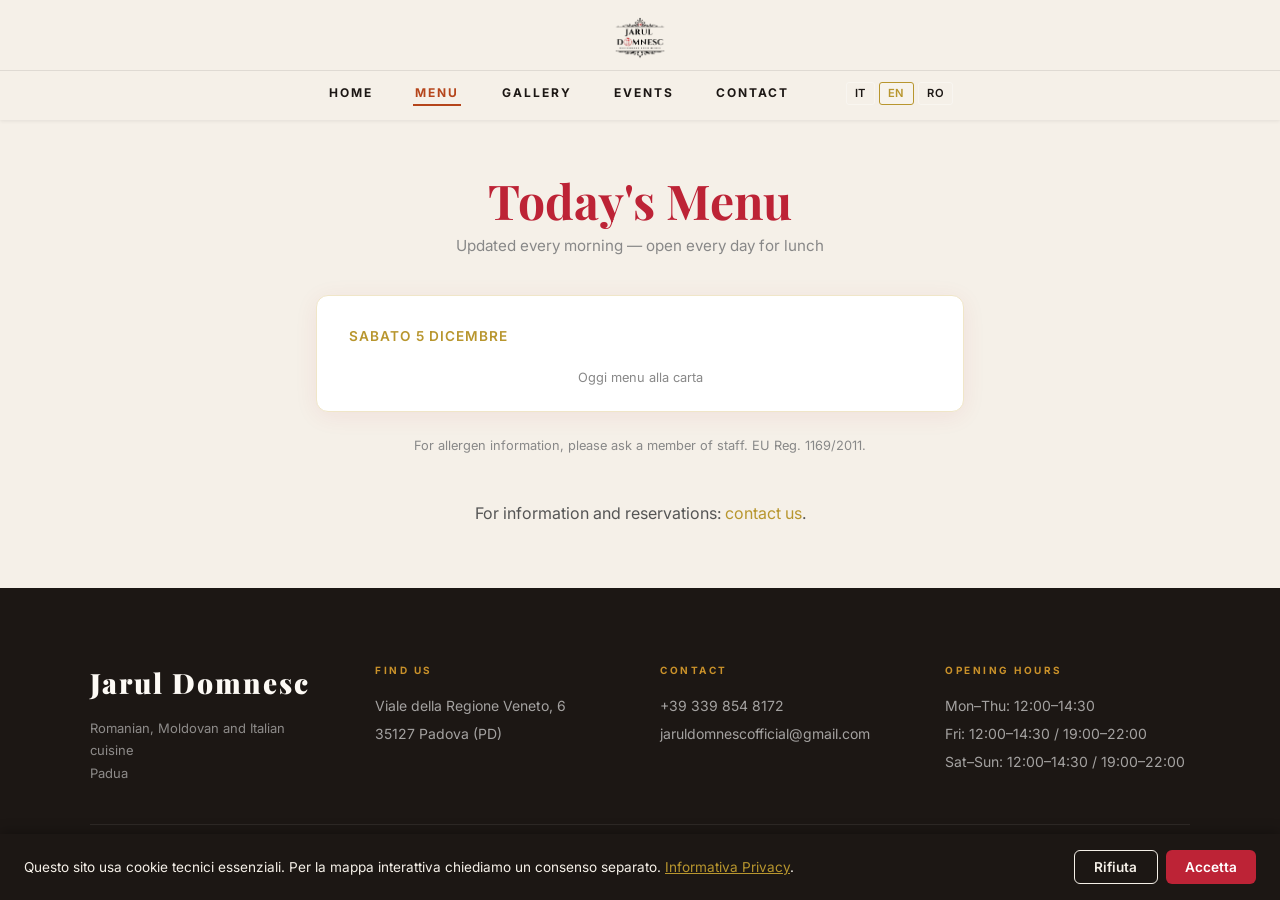
<file: menu.html>
<!DOCTYPE html>
<html lang="it">
<head>
  <meta charset="UTF-8">
  <meta name="viewport" content="width=device-width, initial-scale=1.0">
  <meta name="description" content="Menu del giorno di Jarul Domnesc Official — Ristorante di cucina rumena, moldava e italiana a Padova.">
  <title>Menu — Jarul Domnesc Official · Padova</title>
  <link rel="canonical" href="https://jaruldomnescofficial.it/menu.html">
  <meta property="og:title" content="Menu — Jarul Domnesc Official · Padova">
  <meta property="og:description" content="Menu del giorno di Jarul Domnesc Official — Ristorante di cucina rumena, moldava e italiana a Padova.">
  <meta property="og:type" content="website">
  <meta property="og:locale" content="it_IT">
  <meta property="og:url" content="https://jaruldomnescofficial.it/menu.html">
  <meta property="og:image" content="https://jaruldomnescofficial.it/assets/tagliere2.jpeg">
  <link rel="preconnect" href="https://fonts.googleapis.com">
  <link rel="preconnect" href="https://fonts.gstatic.com" crossorigin>
  <link href="https://fonts.googleapis.com/css2?family=Playfair+Display:ital,wght@0,700;0,900;1,700&family=Inter:wght@400;600;700&display=swap" rel="stylesheet">
  <link rel="stylesheet" href="assets/css/style.css">
  <link rel="icon" type="image/png" href="assets/logo-removebg-jarulDomnesc.png">
  <link rel="apple-touch-icon" href="assets/logo-removebg-jarulDomnesc.png">
  <style>
    body{min-height:100vh;display:flex;flex-direction:column}
    main{flex:1;padding-top:120px}
    .menu-oggi-section{padding:3rem 1rem 6rem;max-width:680px;margin:0 auto;text-align:center}
    .menu-oggi-section h1{font-family:'Playfair Display',serif;font-size:clamp(2rem,5vw,3rem);color:#bd2336;margin-bottom:.25rem}
    .sottotitolo{font-family:'Inter',sans-serif;color:#888;font-size:.95rem;margin-bottom:2.5rem}
    .menu-card{background:#fff;border:1px solid #f0e6c8;border-radius:12px;padding:2rem 2rem 1.5rem;box-shadow:0 4px 24px rgba(189,35,54,.07);text-align:left}
    .data-oggi{font-family:'Inter',sans-serif;font-size:.85rem;font-weight:600;color:#b8962e;text-transform:uppercase;letter-spacing:.08em;margin-bottom:1.5rem}
    .menu-sezione{margin-bottom:1.25rem}
    .menu-sezione-titolo{font-family:'Inter',sans-serif;font-size:.78rem;font-weight:700;color:#bd2336;text-transform:uppercase;letter-spacing:.06em;margin-bottom:.5rem}
    .piatto-riga{display:flex;justify-content:space-between;align-items:baseline;border-bottom:1px dashed #f0e6c8;padding:.6rem 0;gap:1rem}
    .piatto-riga:last-of-type{border-bottom:none}
    .piatto-nome{font-family:'Inter',sans-serif;font-size:1rem;color:#222;flex:1}
    .prezzi-sezione{margin-top:1.5rem;padding-top:1.25rem;border-top:2px solid #f0e6c8}
    .prezzi-sezione-titolo{font-family:'Inter',sans-serif;font-size:.78rem;font-weight:700;color:#b8962e;text-transform:uppercase;letter-spacing:.06em;margin-bottom:.5rem}
    .prezzo-riga{display:flex;justify-content:space-between;align-items:baseline;padding:.4rem 0;border-bottom:1px dashed #f0e6c8;gap:1rem}
    .prezzo-riga:last-of-type{border-bottom:none}
    .prezzo-label{font-family:'Inter',sans-serif;font-size:.95rem;color:#444;flex:1}
    .prezzo-valore{font-family:'Playfair Display',serif;font-size:1.1rem;font-weight:700;color:#b8962e;white-space:nowrap}
    .menu-loading{text-align:center;padding:3rem 1rem;font-family:'Inter',sans-serif;color:#888;font-size:.95rem}
    .menu-errore{text-align:center;padding:2rem 1rem;font-family:'Inter',sans-serif;color:#bd2336;font-size:.95rem;background:#fff5f5;border-radius:8px;border:1px solid #fdd}
    .allergeni-nota{font-family:'Inter',sans-serif;font-size:.8rem;color:#888;margin-top:1.5rem;text-align:center;line-height:1.5}
  </style>
</head>
<body>
  <a class="skip-link" href="#main-content" data-i18n="skip.link">Salta al contenuto</a>

  <nav class="topnav" id="myTopnav" aria-label="Navigazione principale">
    <div class="nav-top-row">
      <a href="index.html" class="logo"><img src="assets/logo-removebg-jarulDomnesc.png" alt="Jarul Domnesc" height="55" style="display:block;"></a>
      <button class="nav-hamburger" id="navHamburger" aria-label="Apri menu" aria-expanded="false">&#9776;</button>
    </div>
    <div class="nav-links">
      <a href="index.html" data-i18n="nav.home">Home</a>
      <a href="menu.html" class="active" data-i18n="nav.menu">Menu</a>
      <a href="struttura.html" data-i18n="nav.struttura">Struttura</a>
      <a href="eventi.html" data-i18n="nav.eventi">Eventi</a>
      <a href="contatti.html" data-i18n="nav.contatti">Contatti</a>
      <div class="lang-switcher" aria-label="Seleziona lingua">
        <button type="button" data-lang-btn="it" class="lang-btn lang-btn--active" aria-label="Italiano">IT</button>
        <button type="button" data-lang-btn="en" class="lang-btn" aria-label="English">EN</button>
        <button type="button" data-lang-btn="ro" class="lang-btn" aria-label="Romana">RO</button>
      </div>
    </div>
  </nav>

  <main id="main-content">
    <section class="menu-oggi-section">
      <h1 data-i18n="menu.h1">Menu di Oggi</h1>
      <p class="sottotitolo" data-i18n="menu.subtitle">Aggiornato ogni mattina &mdash; aperto tutti i giorni a pranzo</p>

      <div id="menu-container">
        <p class="menu-loading" data-i18n="menu.loading">Caricamento menu in corso&hellip;</p>
      </div>

      <p class="allergeni-nota" data-i18n="menu.allergeni">Per informazioni sugli allergeni presenti nei nostri piatti, chiedi al personale di sala. Reg. UE 1169/2011.</p>
    </section>

    <p style="text-align:center;font-family:'Inter',sans-serif;color:#555;margin:-3rem 0 4rem;" data-i18n="menu.contact">Per informazioni e prenotazioni: <a href="contatti.html" style="color:#b8962e;">contattaci</a>.</p>
  </main>

  <footer>
    <div class="footer-inner">
      <div class="footer-brand">
        <div class="footer-logo"><em>Jarul</em> Domnesc</div>
        <p class="footer-tagline" data-i18n="footer.tagline">Cucina rumena, moldava e italiana<br>Padova</p>
      </div>
      <div class="footer-col">
        <h4 data-i18n="footer.where">Dove Siamo</h4>
        <address>Viale della Regione Veneto, 6<br>35127 Padova (PD)</address>
      </div>
      <div class="footer-col">
        <h4 data-i18n="footer.contacts">Contatti</h4>
        <p><a href="tel:+393398548172">+39 339 854 8172</a></p>
        <p><a href="mailto:jaruldomnescofficial@gmail.com">jaruldomnescofficial@gmail.com</a></p>
      </div>
      <div class="footer-col">
        <h4 data-i18n="footer.hours">Orari</h4>
        <p data-i18n="footer.schedule">Lun&ndash;Gio: 12:00&ndash;14:30<br>Ven: 12:00&ndash;14:30 / 19:00&ndash;22:00<br>Sab&ndash;Dom: 12:00&ndash;14:30 / 19:00&ndash;22:00</p>
      </div>
    </div>
    <div class="footer-bottom">
      &copy; 2026 Jarul Domnesc Official &middot; Padova &nbsp;&middot;&nbsp;
      P.IVA 05661800283 &nbsp;&middot;&nbsp;
      <a href="privacy.html" style="color:#b8962e;">Privacy &amp; Cookie</a>
    </div>
  </footer>

  <button class="scroll-top" id="scrollTop" aria-label="Torna su">&#8679;</button>

  <script src="assets/js/cookie.js"></script>
  <script src="assets/js/main.js"></script>
  <script src="assets/js/i18n.js"></script>
  <script>
    const API_URL = 'https://script.google.com/macros/s/AKfycbxz-qSfSDGznd9sPpDG288SsOoJ4XFuRhCOeTPjkKgiNT3khNKpI9iBl4P3pz4wX991GQ/exec';
    const oggi = new Date();
    const dataStr = oggi.toLocaleDateString('it-IT', { weekday: 'long', day: 'numeric', month: 'long' });
    const container = document.getElementById('menu-container');

    function t(key) {
      return (window.i18n && window.i18n.t) ? window.i18n.t(key) : key;
    }

    function isMenuAllaCartaSlot() {
      const giorno = oggi.getDay();
      const ora = oggi.getHours();
      return giorno === 6 || giorno === 0 || (giorno === 5 && ora >= 15);
    }

    function escapeHtml(value) {
      return String(value)
        .replace(/&/g, '&amp;')
        .replace(/</g, '&lt;')
        .replace(/>/g, '&gt;')
        .replace(/"/g, '&quot;');
    }

    function showMenuAllaCarta() {
      container.innerHTML = `
        <div class="menu-card">
          <div class="data-oggi">${dataStr}</div>
          <p class="allergeni-nota" style="margin-top:0">${t('menu.weekendNotice')}</p>
        </div>
      `;
    }

    function renderSection(titleKey, items) {
      if (!items || !items.length) { return ''; }
      const righe = items
        .map((item) => `<div class="piatto-riga"><span class="piatto-nome">${escapeHtml(item)}</span></div>`)
        .join('');
      return `
        <div class="menu-sezione">
          <div class="menu-sezione-titolo">${t(titleKey)}</div>
          ${righe}
        </div>
      `;
    }

    function renderPrices(items) {
      if (!items || !items.length) { return ''; }
      const righe = items
        .map((item) => `<div class="prezzo-riga"><span class="prezzo-label">${escapeHtml(item)}</span></div>`)
        .join('');
      return `
        <div class="prezzi-sezione">
          <div class="prezzi-sezione-titolo">${t('menu.prezzo')}</div>
          ${righe}
        </div>
      `;
    }

    function buildMenu(data) {
      const primi = data.primi || [];
      const secondi = data.secondi || [];
      const contorni = data.contorni || [];
      const prezzi = data.prezzi || [];

      if (!primi.length && !secondi.length && !contorni.length) {
        container.innerHTML = `<div class="menu-errore">${t('menu.empty')}</div>`;
        return;
      }

      container.innerHTML = `
        <div class="menu-card">
          <div class="data-oggi">${dataStr}</div>
          ${renderSection('menu.primo', primi)}
          ${renderSection('menu.secondo', secondi)}
          ${renderSection('menu.contorno', contorni)}
          ${renderPrices(prezzi)}
        </div>
      `;
    }

    function initMenu() {
      if (isMenuAllaCartaSlot()) {
        showMenuAllaCarta();
      } else {
        fetch(API_URL)
          .then((response) => {
            if (!response.ok) { throw new Error(`HTTP ${response.status}`); }
            return response.json();
          })
          .then(buildMenu)
          .catch(() => {
            container.innerHTML = `<div class="menu-errore">${t('menu.error')}</div>`;
          });
      }
    }

    if (document.readyState === 'loading') {
      document.addEventListener('DOMContentLoaded', initMenu);
    } else {
      initMenu();
    }
  </script>
</body>
</html>
</file>
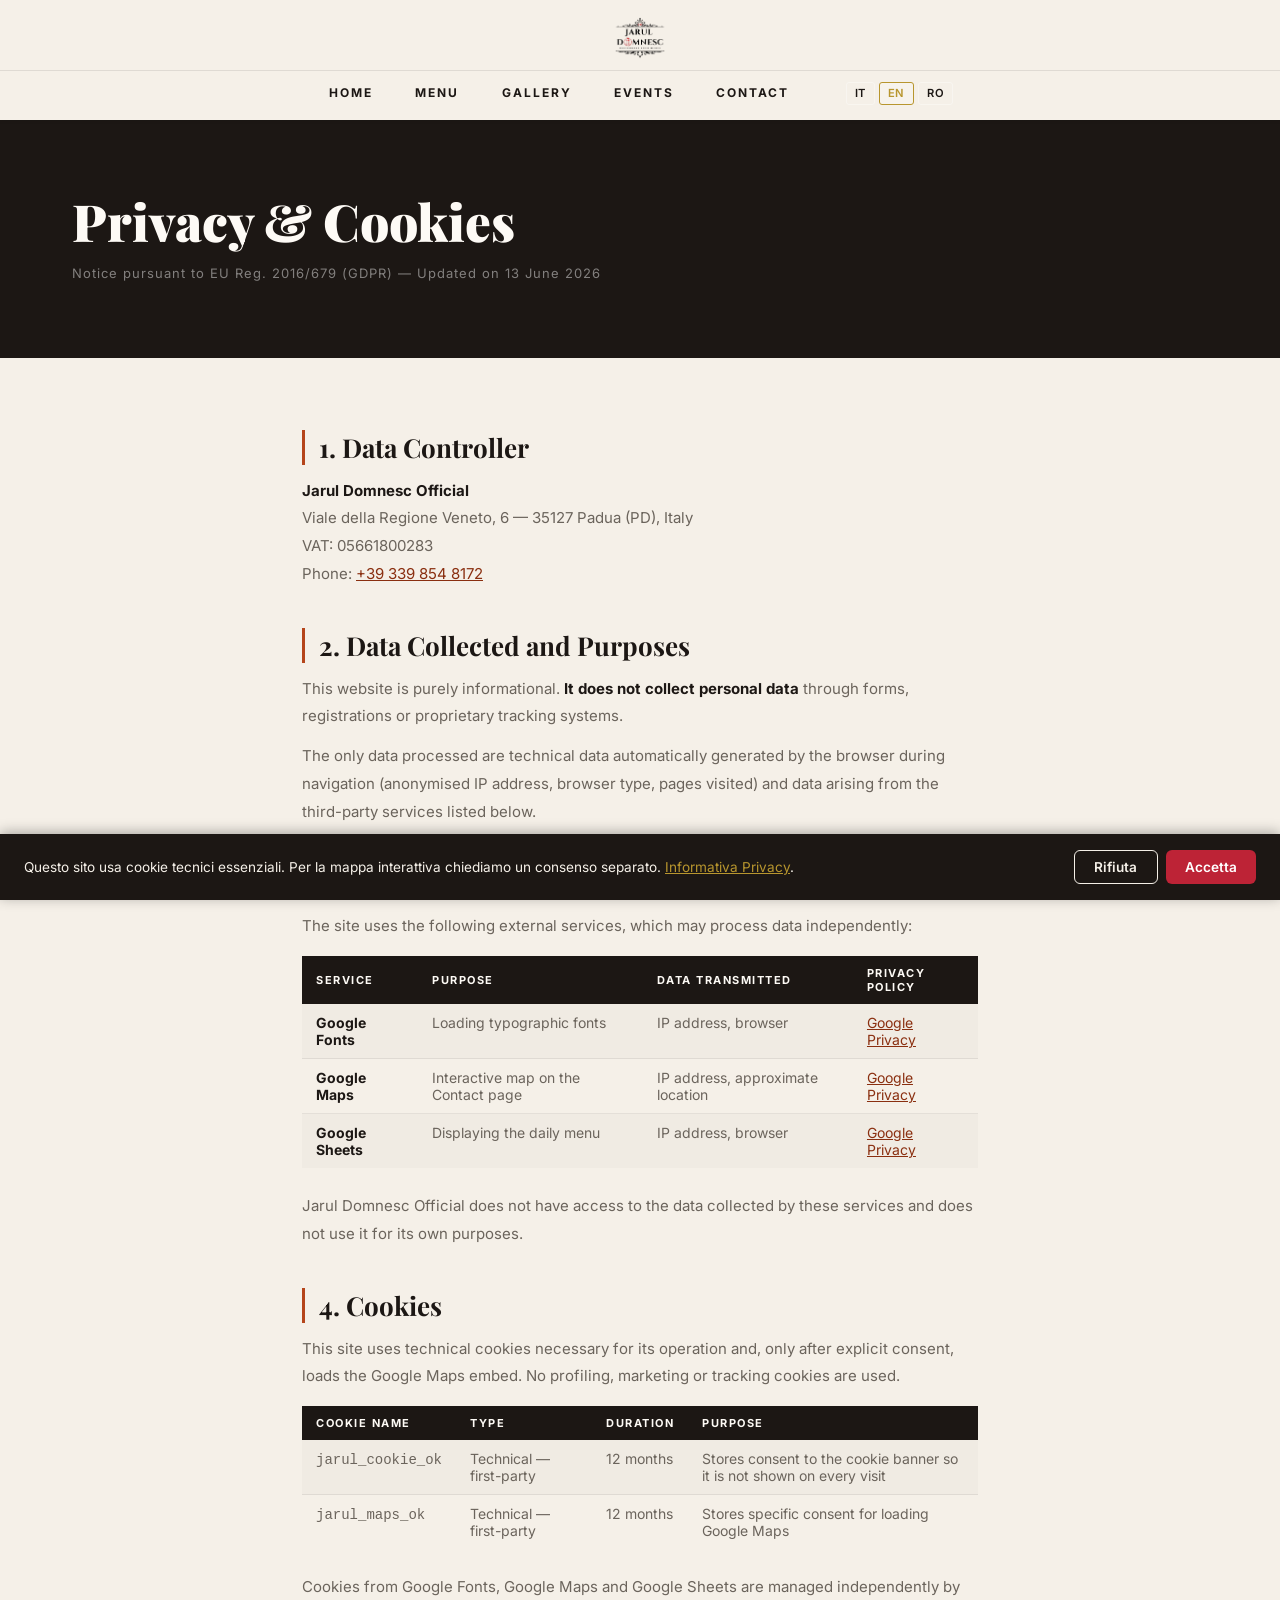
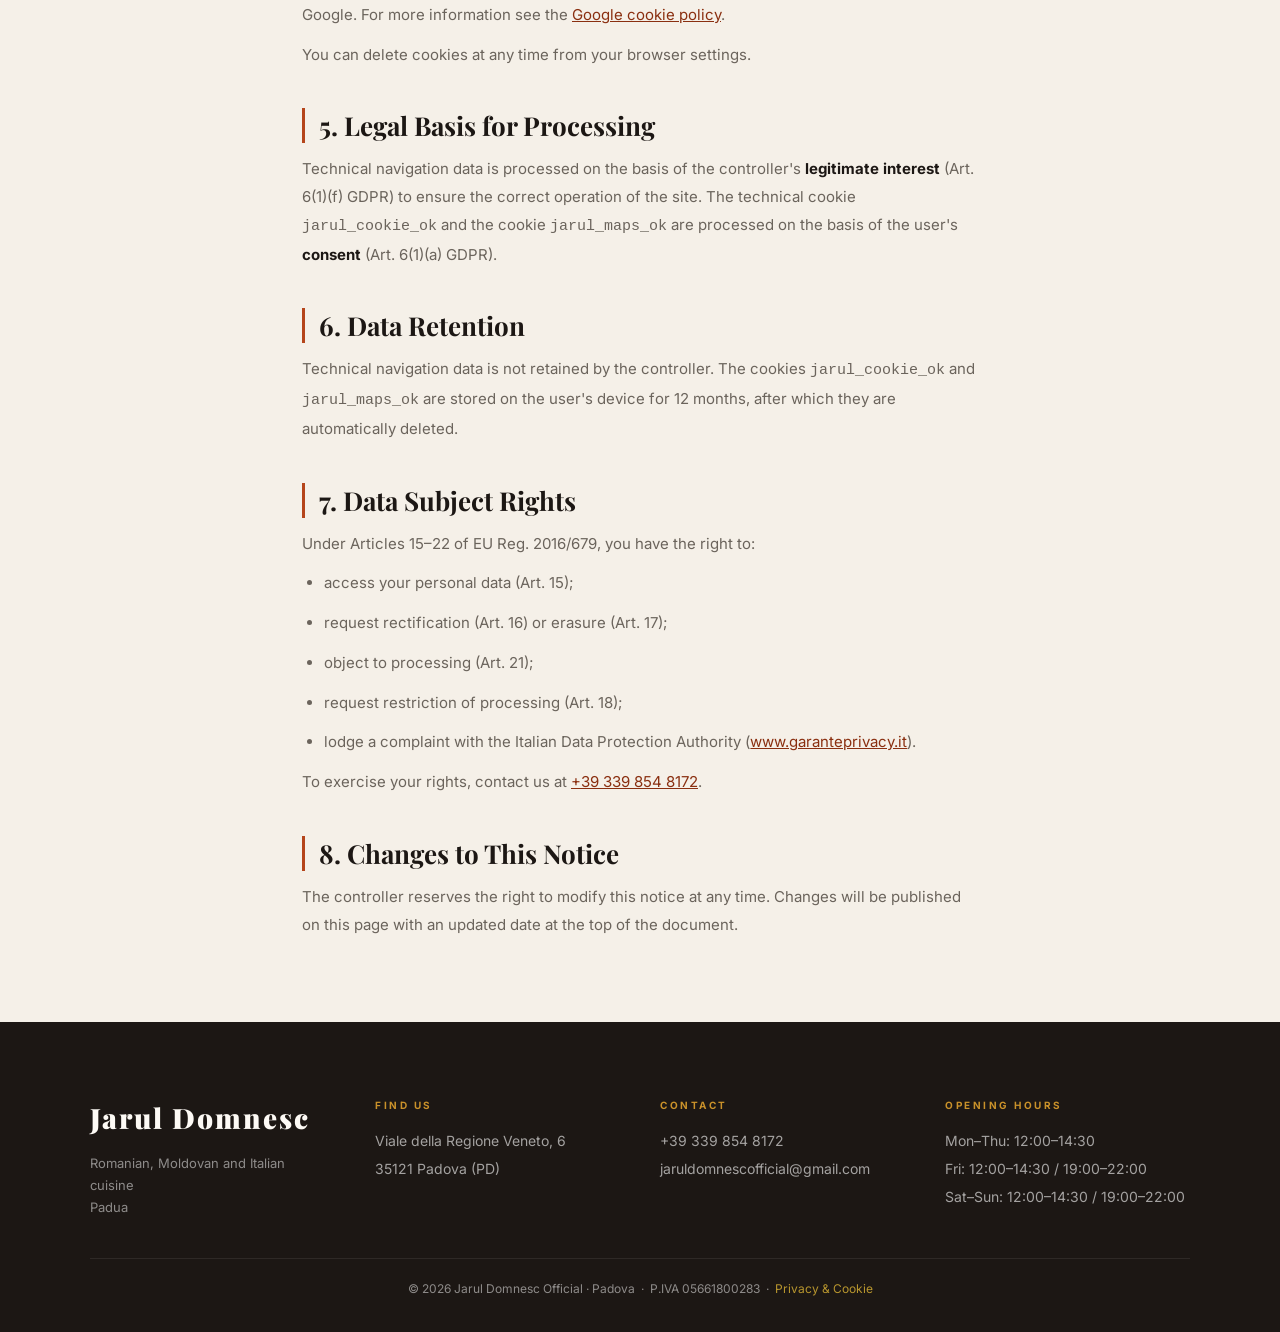
<file: privacy.html>
<!DOCTYPE html>
<html lang="it">
<head>
  <meta charset="UTF-8">
  <meta name="viewport" content="width=device-width, initial-scale=1.0">
  <meta name="description" content="Informativa Privacy e Cookie di Jarul Domnesc Official — Padova.">
  <title>Privacy &amp; Cookie &mdash; Jarul Domnesc Official</title>
  <link rel="canonical" href="https://jaruldomnescofficial.it/privacy.html">
  <meta property="og:title" content="Privacy &amp; Cookie — Jarul Domnesc Official">
  <meta property="og:description" content="Informativa Privacy e Cookie di Jarul Domnesc Official — Padova.">
  <meta property="og:type" content="website">
  <meta property="og:locale" content="it_IT">
  <meta property="og:url" content="https://jaruldomnescofficial.it/privacy.html">
  <meta property="og:image" content="https://jaruldomnescofficial.it/assets/tagliere1.jpeg">
  <link rel="preconnect" href="https://fonts.googleapis.com">
  <link rel="preconnect" href="https://fonts.gstatic.com" crossorigin>
  <link href="https://fonts.googleapis.com/css2?family=Playfair+Display:ital,wght@0,700;0,900;1,700&family=Inter:wght@400;600;700&display=swap" rel="stylesheet">
  <link rel="stylesheet" href="assets/css/style.css">
  <link rel="icon" type="image/png" href="assets/logo-removebg-jarulDomnesc.png">
  <link rel="apple-touch-icon" href="assets/logo-removebg-jarulDomnesc.png">
  <style>
    body { min-height: 100vh; display: flex; flex-direction: column; }
    main { flex: 1; }
    .legal-hero { background: var(--black); margin-top: clamp(72px, 10vw, 110px); padding: clamp(40px, 6vw, 80px) clamp(20px, 6vw, 72px); }
    .legal-hero h1 { font-family: var(--font-display); font-size: clamp(28px, 4vw, 52px); color: var(--white); font-weight: 900; margin-bottom: 10px; }
    .legal-hero p { font-size: 13px; color: rgba(255,255,255,0.45); letter-spacing: 1px; }
    .legal-body { max-width: 820px; margin: 0 auto; padding: clamp(40px, 6vw, 72px) clamp(20px, 6vw, 72px); }
    .legal-body h2 { font-family: var(--font-display); font-size: clamp(18px, 2.5vw, 26px); font-weight: 700; margin: 2.5rem 0 0.75rem; color: var(--black); border-left: 3px solid var(--accent); padding-left: 14px; }
    .legal-body h2:first-of-type { margin-top: 0; }
    .legal-body p, .legal-body li { font-size: 15px; line-height: 1.85; color: var(--gray); margin-bottom: 0.75rem; }
    .legal-body ul { padding-left: 1.4rem; margin-bottom: 0.75rem; }
    .legal-body strong { color: var(--black); }
    .legal-body a { color: var(--accent-dark); text-decoration: underline; }
    .legal-body a:hover { color: var(--accent); }
    .legal-table { width: 100%; border-collapse: collapse; margin: 1rem 0 1.5rem; font-size: 14px; }
    .legal-table th { background: var(--black); color: var(--white); padding: 10px 14px; text-align: left; font-size: 11px; letter-spacing: 1.5px; text-transform: uppercase; font-weight: 700; }
    .legal-table td { padding: 10px 14px; border-bottom: 1px solid rgba(0,0,0,0.07); color: var(--gray); vertical-align: top; }
    .legal-table tr:last-child td { border-bottom: none; }
    .legal-table tr:nth-child(even) td { background: rgba(0,0,0,0.02); }
  </style>
</head>
<body>
  <a class="skip-link" href="#main-content" data-i18n="skip.link">Salta al contenuto</a>

  <nav class="topnav" id="myTopnav" aria-label="Navigazione principale">
    <div class="nav-top-row">
      <a href="index.html" class="logo"><img src="assets/logo-removebg-jarulDomnesc.png" alt="Jarul Domnesc" height="55" style="display:block;"></a>
      <button class="nav-hamburger" id="navHamburger" aria-label="Apri menu" aria-expanded="false">&#9776;</button>
    </div>
    <div class="nav-links">
      <a href="index.html" data-i18n="nav.home">Home</a>
      <a href="menu.html" data-i18n="nav.menu">Menu</a>
      <a href="struttura.html" data-i18n="nav.struttura">Struttura</a>
      <a href="eventi.html" data-i18n="nav.eventi">Eventi</a>
      <a href="contatti.html" data-i18n="nav.contatti">Contatti</a>
      <div class="lang-switcher" aria-label="Seleziona lingua">
        <button type="button" data-lang-btn="it" class="lang-btn lang-btn--active" aria-label="Italiano">IT</button>
        <button type="button" data-lang-btn="en" class="lang-btn" aria-label="English">EN</button>
        <button type="button" data-lang-btn="ro" class="lang-btn" aria-label="Romana">RO</button>
      </div>
    </div>
  </nav>

  <main id="main-content">
    <section class="legal-hero">
      <h1 data-i18n="privacy.h1">Privacy &amp; Cookie</h1>
      <p data-i18n="privacy.updated">Informativa ai sensi del Reg. UE 2016/679 (GDPR) &mdash; Aggiornata al 13 giugno 2026</p>
    </section>

    <section class="legal-body">
      <h2 data-i18n="privacy.sec1.h2">1. Titolare del trattamento</h2>
      <p data-i18n="privacy.sec1.body"><strong>Jarul Domnesc Official</strong><br>Viale della Regione Veneto, 6 &mdash; 35127 Padova (PD)<br>P.IVA: 05661800283<br>Telefono: <a href="tel:+393398548172">+39 339 854 8172</a></p>

      <h2 data-i18n="privacy.sec2.h2">2. Dati raccolti e finalit&agrave;</h2>
      <p data-i18n="privacy.sec2.body1">Questo sito web ha natura esclusivamente informativa. <strong>Non raccoglie dati personali degli utenti</strong> attraverso moduli, registrazioni o sistemi di tracciamento proprietari.</p>
      <p data-i18n="privacy.sec2.body2">I soli dati trattati sono quelli tecnici generati automaticamente dal browser durante la navigazione (indirizzo IP anonimizzato, tipo di browser, pagine visitate) e quelli derivanti dai servizi di terze parti elencati di seguito.</p>

      <h2 data-i18n="privacy.sec3.h2">3. Servizi di terze parti</h2>
      <p data-i18n="privacy.sec3.intro">Il sito utilizza i seguenti servizi esterni che possono trattare dati autonomamente:</p>
      <table class="legal-table">
        <tr>
          <th data-i18n="privacy.table1.h.servizio">Servizio</th>
          <th data-i18n="privacy.table1.h.finalita">Finalit&agrave;</th>
          <th data-i18n="privacy.table1.h.dati">Dati trasmessi</th>
          <th data-i18n="privacy.table1.h.policy">Privacy policy</th>
        </tr>
        <tr>
          <td><strong>Google Fonts</strong></td>
          <td data-i18n="privacy.table1.fonts.finalita">Caricamento caratteri tipografici</td>
          <td data-i18n="privacy.table1.fonts.dati">Indirizzo IP, browser</td>
          <td><a href="https://policies.google.com/privacy" target="_blank" rel="noopener">Google Privacy</a></td>
        </tr>
        <tr>
          <td><strong>Google Maps</strong></td>
          <td data-i18n="privacy.table1.maps.finalita">Mappa interattiva nella pagina Contatti</td>
          <td data-i18n="privacy.table1.maps.dati">Indirizzo IP, posizione approssimativa</td>
          <td><a href="https://policies.google.com/privacy" target="_blank" rel="noopener">Google Privacy</a></td>
        </tr>
        <tr>
          <td><strong>Google Sheets</strong></td>
          <td data-i18n="privacy.table1.sheets.finalita">Visualizzazione menu del giorno</td>
          <td data-i18n="privacy.table1.sheets.dati">Indirizzo IP, browser</td>
          <td><a href="https://policies.google.com/privacy" target="_blank" rel="noopener">Google Privacy</a></td>
        </tr>
      </table>
      <p data-i18n="privacy.sec3.outro">Jarul Domnesc Official non ha accesso ai dati raccolti da questi servizi e non li utilizza per finalit&agrave; proprie.</p>

      <h2 data-i18n="privacy.sec4.h2">4. Cookie</h2>
      <p data-i18n="privacy.sec4.intro">Questo sito utilizza cookie tecnici necessari al funzionamento e, solo previo consenso esplicito, il caricamento della mappa di Google Maps. Non vengono utilizzati cookie di profilazione, marketing o tracciamento.</p>
      <table class="legal-table">
        <tr>
          <th data-i18n="privacy.table2.h.nome">Nome cookie</th>
          <th data-i18n="privacy.table2.h.tipo">Tipo</th>
          <th data-i18n="privacy.table2.h.durata">Durata</th>
          <th data-i18n="privacy.table2.h.finalita">Finalit&agrave;</th>
        </tr>
        <tr>
          <td><code>jarul_cookie_ok</code></td>
          <td data-i18n="privacy.table2.cookie1.tipo">Tecnico &mdash; proprio</td>
          <td data-i18n="privacy.table2.cookie1.durata">12 mesi</td>
          <td data-i18n="privacy.table2.cookie1.finalita">Memorizza il consenso al banner cookie per non mostrarlo ad ogni visita</td>
        </tr>
        <tr>
          <td><code>jarul_maps_ok</code></td>
          <td data-i18n="privacy.table2.cookie2.tipo">Tecnico &mdash; proprio</td>
          <td data-i18n="privacy.table2.cookie2.durata">12 mesi</td>
          <td data-i18n="privacy.table2.cookie2.finalita">Memorizza il consenso specifico al caricamento di Google Maps</td>
        </tr>
      </table>
      <p data-i18n="privacy.sec4.outro1">I cookie di Google Fonts, Google Maps e Google Sheets sono gestiti autonomamente da Google. Per maggiori informazioni consulta la <a href="https://policies.google.com/technologies/cookies" target="_blank" rel="noopener">cookie policy di Google</a>.</p>
      <p data-i18n="privacy.sec4.outro2">Puoi eliminare i cookie in qualsiasi momento dalle impostazioni del tuo browser.</p>

      <h2 data-i18n="privacy.sec5.h2">5. Base giuridica del trattamento</h2>
      <p data-i18n="privacy.sec5.body">Il trattamento dei dati tecnici di navigazione avviene sulla base del <strong>legittimo interesse</strong> del titolare (art. 6, par. 1, lett. f GDPR) per garantire il corretto funzionamento del sito. Il cookie tecnico <code>jarul_cookie_ok</code> e il cookie <code>jarul_maps_ok</code> sono trattati sulla base del <strong>consenso</strong> espresso dall'utente (art. 6, par. 1, lett. a GDPR).</p>

      <h2 data-i18n="privacy.sec6.h2">6. Conservazione dei dati</h2>
      <p data-i18n="privacy.sec6.body">I dati tecnici di navigazione non vengono conservati dal titolare. I cookie <code>jarul_cookie_ok</code> e <code>jarul_maps_ok</code> vengono conservati per 12 mesi sul dispositivo dell'utente, dopodich&eacute; vengono eliminati automaticamente.</p>

      <h2 data-i18n="privacy.sec7.h2">7. Diritti dell'interessato</h2>
      <p data-i18n="privacy.sec7.intro">Ai sensi degli artt. 15&ndash;22 del Reg. UE 2016/679, hai il diritto di:</p>
      <ul>
        <li data-i18n="privacy.sec7.li1">accedere ai tuoi dati personali (art. 15);</li>
        <li data-i18n="privacy.sec7.li2">richiederne la rettifica (art. 16) o la cancellazione (art. 17);</li>
        <li data-i18n="privacy.sec7.li3">opporti al trattamento (art. 21);</li>
        <li data-i18n="privacy.sec7.li4">richiedere la limitazione del trattamento (art. 18);</li>
        <li data-i18n="privacy.sec7.li5">proporre reclamo al Garante per la Protezione dei Dati Personali (<a href="https://www.garanteprivacy.it" target="_blank" rel="noopener">www.garanteprivacy.it</a>).</li>
      </ul>
      <p data-i18n="privacy.sec7.outro">Per esercitare i tuoi diritti contattaci al numero <a href="tel:+393398548172">+39 339 854 8172</a>.</p>

      <h2 data-i18n="privacy.sec8.h2">8. Modifiche alla presente informativa</h2>
      <p data-i18n="privacy.sec8.body">Il titolare si riserva il diritto di modificare la presente informativa in qualsiasi momento. Le modifiche saranno pubblicate su questa pagina con aggiornamento della data in cima al documento.</p>
    </section>
  </main>

  <footer>
    <div class="footer-inner">
      <div class="footer-brand">
        <div class="footer-logo"><em>Jarul</em> Domnesc</div>
        <p class="footer-tagline" data-i18n="footer.tagline">Cucina rumena, moldava e italiana<br>Padova</p>
      </div>
      <div class="footer-col">
        <h4 data-i18n="footer.where">Dove Siamo</h4>
        <address>Viale della Regione Veneto, 6<br>35121 Padova (PD)</address>
      </div>
      <div class="footer-col">
        <h4 data-i18n="footer.contacts">Contatti</h4>
        <p><a href="tel:+393398548172">+39 339 854 8172</a></p>
        <p><a href="mailto:jaruldomnescofficial@gmail.com">jaruldomnescofficial@gmail.com</a></p>
      </div>
      <div class="footer-col">
        <h4 data-i18n="footer.hours">Orari</h4>
        <p data-i18n="footer.schedule">Lun&ndash;Gio: 12:00&ndash;14:30<br>Ven: 12:00&ndash;14:30 / 19:00&ndash;22:00<br>Sab&ndash;Dom: 12:00&ndash;14:30 / 19:00&ndash;22:00</p>
      </div>
    </div>
    <div class="footer-bottom">
      &copy; 2026 Jarul Domnesc Official &middot; Padova &nbsp;&middot;&nbsp;
      P.IVA 05661800283 &nbsp;&middot;&nbsp;
      <a href="privacy.html" style="color:#b8962e;">Privacy &amp; Cookie</a>
    </div>
  </footer>

  <button class="scroll-top" id="scrollTop" aria-label="Torna su">&#8679;</button>

  <script src="assets/js/main.js" defer></script>
  <script src="assets/js/cookie.js" defer></script>
  <script src="assets/js/i18n.js" defer></script>
</body>
</html>
</file>
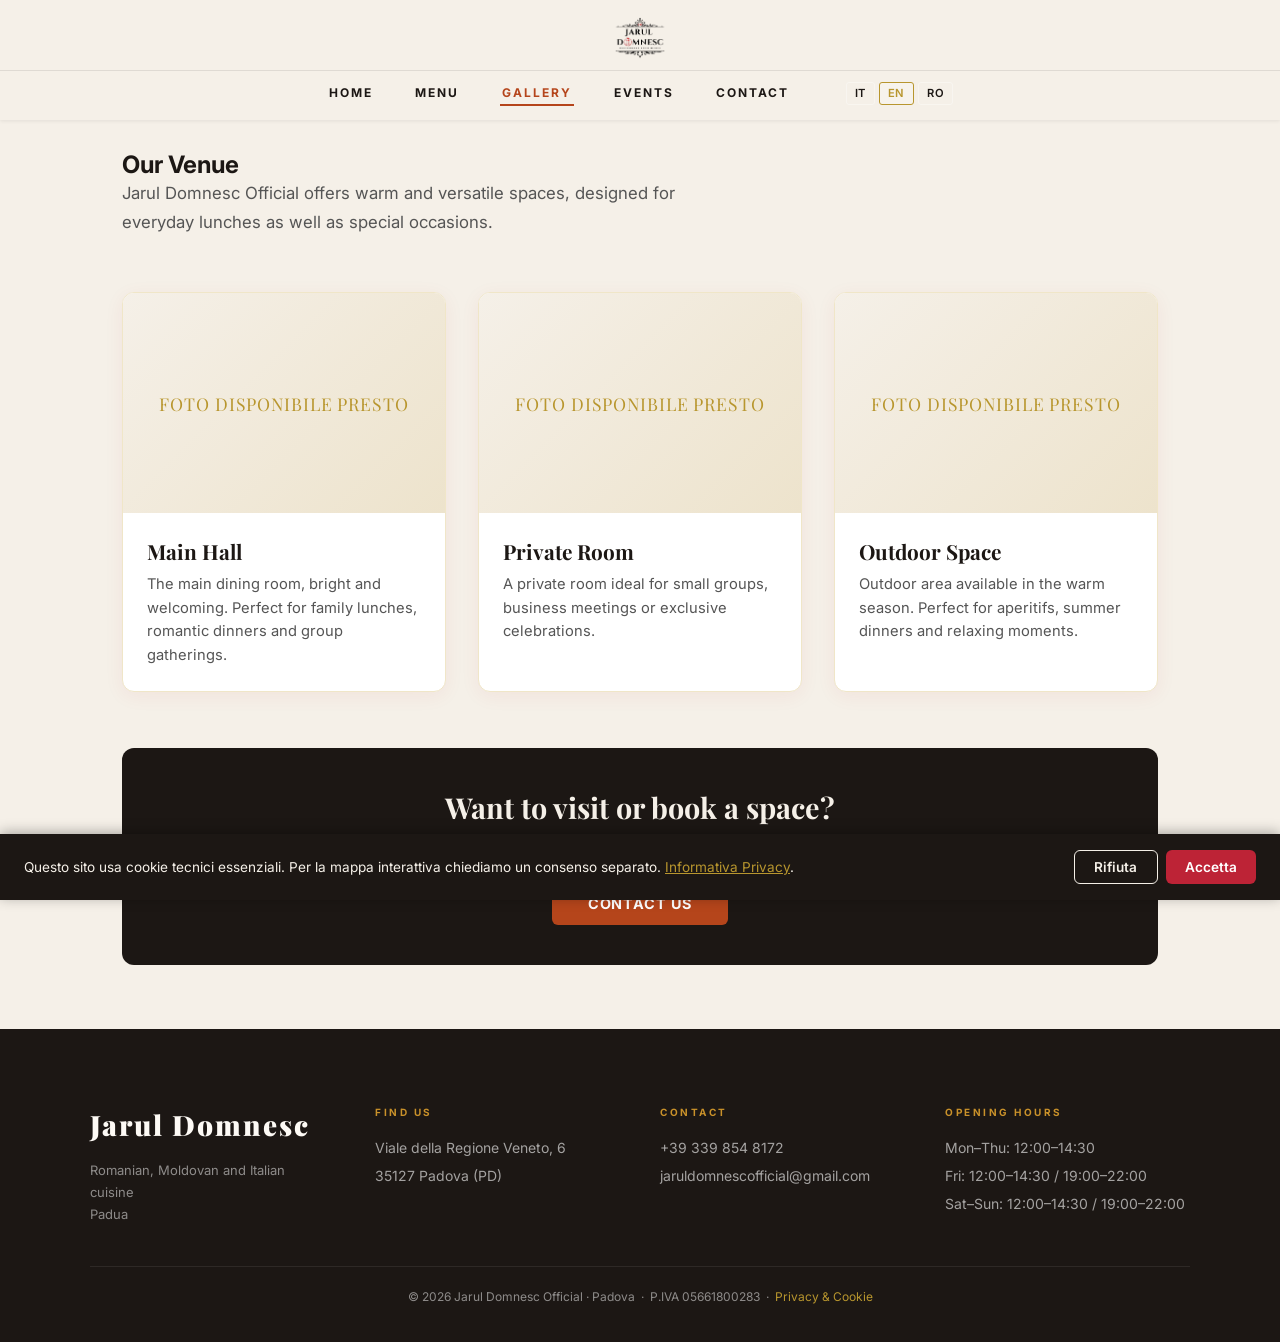
<file: struttura.html>
<!DOCTYPE html>
<html lang="it">
<head>
  <meta charset="UTF-8">
  <meta name="viewport" content="width=device-width, initial-scale=1.0">
  <meta name="description" content="Le sale e gli spazi di Jarul Domnesc Official — Ristorante di cucina rumena, moldava e italiana a Padova.">
  <title>Struttura — Jarul Domnesc Official · Padova</title>
  <link rel="canonical" href="https://jaruldomnescofficial.it/struttura.html">
  <meta property="og:title" content="Struttura — Jarul Domnesc Official · Padova">
  <meta property="og:description" content="Le sale e gli spazi di Jarul Domnesc Official — Ristorante di cucina rumena, moldava e italiana a Padova.">
  <meta property="og:type" content="website">
  <meta property="og:locale" content="it_IT">
  <meta property="og:url" content="https://jaruldomnescofficial.it/struttura.html">
  <meta property="og:image" content="https://jaruldomnescofficial.it/assets/tagliere1.jpeg">
  <link rel="preconnect" href="https://fonts.googleapis.com">
  <link rel="preconnect" href="https://fonts.gstatic.com" crossorigin>
  <link href="https://fonts.googleapis.com/css2?family=Playfair+Display:ital,wght@0,700;0,900;1,700&family=Inter:wght@400;600;700&display=swap" rel="stylesheet">
  <link rel="stylesheet" href="assets/css/style.css">
  <link rel="icon" type="image/png" href="assets/logo-removebg-jarulDomnesc.png">
  <link rel="apple-touch-icon" href="assets/logo-removebg-jarulDomnesc.png">
  <style>
    body{min-height:100vh;display:flex;flex-direction:column}
    main{flex:1}
    .struttura-section{padding:150px 2rem 4rem;max-width:1100px;margin:0 auto}
    .struttura-intro{font-family:'Inter',sans-serif;font-size:1.05rem;color:#555;max-width:620px;line-height:1.7;margin-bottom:3.5rem}
    .sale-grid{display:grid;grid-template-columns:repeat(auto-fit,minmax(280px,1fr));gap:2rem}
    .sala-card{background:#fff;border:1px solid #f0e6c8;border-radius:12px;overflow:hidden;box-shadow:0 4px 20px rgba(189,35,54,.06)}
    .sala-card-img{width:100%;height:220px;object-fit:cover;display:block}
    .sala-card-img-placeholder{width:100%;height:220px;background:linear-gradient(135deg,#f5f0e8 0%,#ede3cc 100%);display:flex;align-items:center;justify-content:center}
    .sala-card-img-placeholder span{font-family:'Playfair Display',serif;font-size:1.1rem;color:#b8962e;letter-spacing:.05em;text-transform:uppercase}
    .sala-card-body{padding:1.5rem}
    .sala-card-body h3{font-family:'Playfair Display',serif;font-size:1.3rem;color:#1c1714;margin:0 0 .5rem}
    .sala-card-body p{font-family:'Inter',sans-serif;font-size:.92rem;color:#555;line-height:1.6;margin:0}
    .cta-struttura{margin-top:3.5rem;background:#1c1714;border-radius:12px;padding:2.5rem 2rem;text-align:center}
    .cta-struttura h2{font-family:'Playfair Display',serif;color:#f5f0e8;font-size:1.8rem;margin:0 0 .75rem}
    .cta-struttura p{font-family:'Inter',sans-serif;color:#aaa;font-size:.95rem;margin:0 0 1.5rem}
    .cta-struttura a{display:inline-block;background:#b5451b;color:#fff;font-family:'Inter',sans-serif;font-weight:700;font-size:.9rem;letter-spacing:.06em;text-transform:uppercase;padding:.85rem 2.2rem;border-radius:6px;text-decoration:none}
    .cta-struttura a:hover{background:#8a2f10}
    .lang-switcher{display:flex;align-items:center;gap:.25rem;margin-left:1rem}
    .lang-btn{background:transparent;border:1px solid rgba(255,255,255,.35);color:inherit;font:600 .7rem/1 'Inter',sans-serif;letter-spacing:.05em;padding:.3rem .5rem;border-radius:3px;cursor:pointer;transition:background .2s,border-color .2s}
    .lang-btn:hover{background:rgba(255,255,255,.12);border-color:rgba(255,255,255,.6)}
    .lang-btn--active{background:rgba(255,255,255,.18);border-color:#b8962e;color:#b8962e}
  </style>
</head>
<body>
  <a class="skip-link" href="#main-content" data-i18n="skip.link">Salta al contenuto</a>

  <nav class="topnav" id="myTopnav" aria-label="Navigazione principale">
    <div class="nav-top-row">
      <a href="index.html" class="logo"><img src="assets/logo-removebg-jarulDomnesc.png" alt="Jarul Domnesc" height="55" style="display:block;"></a>
      <button class="nav-hamburger" id="navHamburger" aria-label="Apri menu" aria-expanded="false">&#9776;</button>
    </div>
    <div class="nav-links">
      <a href="index.html" data-i18n="nav.home">Home</a>
      <a href="menu.html" data-i18n="nav.menu">Menu</a>
      <a href="struttura.html" class="active" data-i18n="nav.struttura">Struttura</a>
      <a href="eventi.html" data-i18n="nav.eventi">Eventi</a>
      <a href="contatti.html" data-i18n="nav.contatti">Contatti</a>
      <div class="lang-switcher" aria-label="Seleziona lingua">
        <button type="button" data-lang-btn="it" class="lang-btn lang-btn--active" aria-label="Italiano">IT</button>
        <button type="button" data-lang-btn="en" class="lang-btn" aria-label="English">EN</button>
        <button type="button" data-lang-btn="ro" class="lang-btn" aria-label="Romana">RO</button>
      </div>
    </div>
  </nav>

  <main id="main-content">
    <section class="struttura-section">
      <h1 data-i18n="str.h1">La Nostra Struttura</h1>
      <p class="struttura-intro" data-i18n="str.intro">Jarul Domnesc Official offre ambienti accoglienti e versatili, pensati sia per il pranzo di tutti i giorni che per occasioni speciali.</p>

      <div class="sale-grid">
        <div class="sala-card">
          <div class="sala-card-img-placeholder"><span>Foto disponibile presto</span></div>
          <div class="sala-card-body">
            <h3 data-i18n="str.sala1.title">Sala Principale</h3>
            <p data-i18n="str.sala1.desc">La sala principale del ristorante, luminosa e accogliente. Ideale per pranzi in famiglia, cene romantiche e tavolate tra amici.</p>
          </div>
        </div>

        <div class="sala-card">
          <div class="sala-card-img-placeholder"><span>Foto disponibile presto</span></div>
          <div class="sala-card-body">
            <h3 data-i18n="str.sala2.title">Sala Privata</h3>
            <p data-i18n="str.sala2.desc">Sala riservata ideale per piccoli gruppi, riunioni di lavoro o celebrazioni esclusive.</p>
          </div>
        </div>

        <div class="sala-card">
          <div class="sala-card-img-placeholder"><span>Foto disponibile presto</span></div>
          <div class="sala-card-body">
            <h3 data-i18n="str.sala3.title">Spazio Esterno</h3>
            <p data-i18n="str.sala3.desc">Area esterna disponibile nella bella stagione. Perfetta per aperitivi, cene estive e momenti di relax all&rsquo;aperto in un contesto tranquillo.</p>
          </div>
        </div>
      </div>

      <div class="cta-struttura">
        <h2 data-i18n="str.cta.h2">Vuoi visitarci o prenotare uno spazio?</h2>
        <p data-i18n="str.cta.p">Contattaci per informazioni sulla disponibilità e per organizzare la tua visita.</p>
        <a href="contatti.html" data-i18n="str.cta.btn">Contattaci ora</a>
      </div>
    </section>
  </main>

  <footer>
    <div class="footer-inner">
      <div class="footer-brand">
        <div class="footer-logo"><em>Jarul</em> Domnesc</div>
        <p class="footer-tagline" data-i18n="footer.tagline">Cucina rumena, moldava e italiana<br>Padova</p>
      </div>
      <div class="footer-col">
        <h4 data-i18n="footer.where">Dove Siamo</h4>
        <address>Viale della Regione Veneto, 6<br>35127 Padova (PD)</address>
      </div>
      <div class="footer-col">
        <h4 data-i18n="footer.contacts">Contatti</h4>
        <p><a href="tel:+393398548172">+39 339 854 8172</a></p>
        <p><a href="mailto:jaruldomnescofficial@gmail.com">jaruldomnescofficial@gmail.com</a></p>
      </div>
      <div class="footer-col">
        <h4 data-i18n="footer.hours">Orari</h4>
        <p data-i18n="footer.schedule">Lun&ndash;Gio: 12:00&ndash;14:30<br>Ven: 12:00&ndash;14:30 / 19:00&ndash;22:00<br>Sab&ndash;Dom: 12:00&ndash;14:30 / 19:00&ndash;22:00</p>
      </div>
    </div>
    <div class="footer-bottom">
      &copy; 2026 Jarul Domnesc Official &middot; Padova &nbsp;&middot;&nbsp;
      P.IVA 05661800283 &nbsp;&middot;&nbsp;
      <a href="privacy.html" style="color:#b8962e;">Privacy &amp; Cookie</a>
    </div>
  </footer>

  <button class="scroll-top" id="scrollTop" aria-label="Torna su">&#8679;</button>

  <script src="assets/js/main.js" defer></script>
  <script src="assets/js/cookie.js" defer></script>
  <script src="assets/js/i18n.js" defer></script>
</body>
</html>
</file>
<file: assets/css/style.css>
/* ============================================
   JARUL DOMNESC — Global Stylesheet
   Ristorante Rumeno · Padova
============================================ */

:root {
  --bg:           #f5f0e8;
  --accent:       #b5451b;
  --accent-dark:  #8a2f10;
  --accent-light: #e8c4a0;
  --black:        #1c1714;
  --gray:         #6b645c;
  --footer-bg:    #1c1714;
  --white:        #fdfaf5;
  --gold:         #c9912a;
  --font-display: 'Playfair Display', 'Georgia', serif;
  --font-body:    'Inter', 'Helvetica Neue', sans-serif;
}

*, *::before, *::after { box-sizing: border-box; margin: 0; padding: 0; }
html { scroll-behavior: smooth; }
body { font-family: var(--font-body); background-color: var(--bg); color: var(--black); overflow-x: hidden; }
img { display: block; max-width: 100%; height: auto; }
a { text-decoration: none; color: inherit; }

.skip-link { position: absolute; top: -40px; left: 0; background: var(--accent); color: var(--white); padding: 8px 16px; z-index: 9999; transition: top .2s; }
.skip-link:focus { top: 0; }

.topnav { position: fixed; top: 0; left: 0; width: 100%; background-color: var(--bg); z-index: 1000; box-shadow: 0 1px 4px rgba(0,0,0,0.08); display: flex; flex-direction: column; align-items: stretch; }
.nav-top-row { display: flex; align-items: center; justify-content: center; padding: 16px 24px 0; position: relative; }
.logo { display: flex; align-items: center; }
.logo img { height: 44px; width: auto; display: block; mix-blend-mode: multiply; }
.logo em { font-style: normal; color: inherit; }
.nav-links { display: flex; align-items: center; justify-content: center; gap: clamp(14px, 3vw, 44px); padding: 10px 24px 14px; border-top: 1px solid rgba(0,0,0,0.09); margin-top: 10px; flex-wrap: wrap; }
.nav-links a { font-size: clamp(10px, 1.1vw, 12px); font-weight: 700; letter-spacing: 2px; color: var(--black); padding: 4px 2px; border-bottom: 2px solid transparent; transition: color .2s, border-color .2s; white-space: nowrap; text-transform: uppercase; }
.nav-links a:hover, .nav-links a.active { color: var(--accent); border-bottom-color: var(--accent); }
.nav-hamburger { display: none; position: absolute; right: 20px; top: 50%; transform: translateY(-50%); font-size: 22px; background: none; border: none; cursor: pointer; color: var(--black); padding: 4px 8px; line-height: 1; }
@media (max-width: 768px) {
  .nav-hamburger { display: block; }
  .nav-links { display: none; flex-direction: column; align-items: flex-start; gap: 0; padding: 0 20px 14px; margin-top: 8px; }
  .nav-links a { width: 100%; padding: 11px 0; border-bottom: 1px solid rgba(0,0,0,0.07); font-size: 13px; }
  .topnav.open .nav-links { display: flex; }
}

/* Hero con supporto video */
.hero { position: relative; min-height: clamp(480px, 78vh, 780px); display: flex; flex-direction: column; align-items: flex-start; justify-content: flex-end; padding: 0 clamp(28px, 7vw, 100px) 60px; overflow: hidden; background: var(--black); }
.hero::before { content: ''; position: absolute; inset: 0; z-index: 1; background: linear-gradient(to top, rgba(28,23,20,0.88) 0%, rgba(28,23,20,0.38) 50%, rgba(28,23,20,0.10) 100%); pointer-events: none; }
.hero-video-wrap { position: absolute; inset: 0; overflow: hidden; z-index: 0; }
.hero-video-wrap video { width: 100%; height: 100%; object-fit: cover; display: block; }
.hero-video-wrap img { position: absolute; inset: 0; width: 100%; height: 100%; object-fit: cover; z-index: -1; }
.hero-inner { position: relative; z-index: 2; max-width: 680px; text-align: left; }
.hero-badge { display: inline-block; font-size: 10px; font-weight: 700; letter-spacing: 3px; color: var(--gold); border: 1.5px solid var(--gold); padding: 5px 14px; margin-bottom: 22px; text-transform: uppercase; }
.hero-title { font-family: var(--font-display); font-size: clamp(44px, 8.5vw, 96px); font-weight: 900; color: var(--white); line-height: 1.0; letter-spacing: 1px; margin-bottom: 22px; }
.hero-title em { font-style: italic; color: var(--accent-light); }
.hero-sub { font-size: clamp(14px, 1.5vw, 17px); color: rgba(255,255,255,0.80); line-height: 1.75; max-width: 480px; margin-bottom: 34px; min-height: 5.25em; }
.hero-ctas { display: flex; gap: 14px; flex-wrap: wrap; }
.btn-primary { display: inline-block; background-color: var(--accent); color: var(--white); font-size: 11px; font-weight: 700; letter-spacing: 2.5px; padding: 16px 34px; transition: background .2s; text-transform: uppercase; }
.btn-primary:hover { background-color: var(--accent-dark); }
.btn-ghost { display: inline-block; background: transparent; color: var(--white); font-size: 11px; font-weight: 700; letter-spacing: 2.5px; padding: 15px 32px; border: 1.5px solid rgba(255,255,255,0.55); transition: background .2s, border-color .2s; text-transform: uppercase; }
.btn-ghost:hover { background: rgba(255,255,255,0.1); border-color: var(--white); }
.hero-scroll-hint { position: absolute; bottom: 28px; right: 40px; z-index: 2; display: flex; flex-direction: column; align-items: center; gap: 10px; }
.hero-scroll-hint span { font-size: 9px; font-weight: 700; letter-spacing: 3px; color: rgba(255,255,255,0.45); writing-mode: vertical-rl; }
.scroll-line { width: 1px; height: 48px; background: linear-gradient(to bottom, rgba(255,255,255,0.45), transparent); }
@media (max-width: 560px) { .hero { padding: 0 22px 44px; } .hero-scroll-hint { display: none; } }

.features-strip { background-color: var(--black); color: var(--white); display: flex; justify-content: center; align-items: stretch; flex-wrap: wrap; }
.feature-item { flex: 1; min-width: 180px; padding: clamp(22px, 3vw, 36px) clamp(16px, 2.5vw, 28px); text-align: center; border-right: 1px solid rgba(255,255,255,0.08); transition: background .2s; }
.feature-item:last-child { border-right: none; }
.feature-item:hover { background: rgba(255,255,255,0.04); }
.feature-icon { font-size: 26px; display: block; margin-bottom: 10px; }
.feature-title { font-size: 11px; font-weight: 700; letter-spacing: 2px; text-transform: uppercase; margin-bottom: 8px; color: var(--accent-light); }
.feature-desc { font-size: 12px; color: rgba(255,255,255,0.50); line-height: 1.65; }

.about-strip { display: flex; gap: 0; min-height: 480px; flex-wrap: wrap; }
.about-strip-text { flex: 1; min-width: 280px; padding: clamp(40px, 6vw, 90px) clamp(28px, 5vw, 72px); display: flex; flex-direction: column; justify-content: center; }
.section-eyebrow { font-size: 10px; font-weight: 700; letter-spacing: 3px; text-transform: uppercase; color: var(--accent); margin-bottom: 16px; display: block; }
.section-title { font-family: var(--font-display); font-size: clamp(28px, 4.5vw, 54px); font-weight: 900; line-height: 1.1; margin-bottom: 22px; }
.section-body { font-size: clamp(14px, 1.5vw, 16px); line-height: 1.85; color: var(--gray); max-width: 520px; margin-bottom: 32px; }
.about-strip-img { flex: 1; min-width: 280px; min-height: 380px; overflow: hidden; }
.about-strip-img img { width: 100%; height: 100%; object-fit: cover; transition: transform .5s ease; display: block; }
.about-strip-img img:hover { transform: scale(1.04); }

.menu-preview { background-color: var(--white); padding: clamp(44px, 6vw, 90px) clamp(20px, 5vw, 72px); text-align: center; }
.menu-preview-header { margin-bottom: 44px; }
.menu-preview-grid { display: grid; grid-template-columns: repeat(auto-fill, minmax(220px, 1fr)); gap: 28px; max-width: 1100px; margin: 0 auto 44px; }
.dish-card { background: var(--bg); overflow: hidden; transition: box-shadow .25s; }
.dish-card:hover { box-shadow: 0 8px 28px rgba(0,0,0,0.12); }
.dish-card-img { width: 100%; height: 180px; object-fit: cover; display: block; }
.dish-card-body { padding: 18px 20px; text-align: left; }
.dish-card-name { font-family: var(--font-display); font-size: 17px; font-weight: 700; margin-bottom: 6px; }
.dish-card-desc { font-size: 13px; color: var(--gray); line-height: 1.6; margin-bottom: 12px; }
.dish-card-price { font-weight: 700; font-size: 15px; color: var(--accent); }

.testimonial-strip { background-color: var(--accent); color: var(--white); padding: clamp(44px, 6vw, 80px) clamp(20px, 8vw, 120px); text-align: center; }
.testimonial-quote { font-family: var(--font-display); font-size: clamp(20px, 2.5vw, 28px); font-style: italic; line-height: 1.65; max-width: 760px; margin: 0 auto 24px; }
.testimonial-author { font-size: 12px; font-weight: 700; letter-spacing: 2px; text-transform: uppercase; color: rgba(255,255,255,0.60); }

.foto-grid { display: grid; grid-template-columns: repeat(3, 1fr); gap: 6px; padding: 6px; }
.foto-grid-item { overflow: hidden; aspect-ratio: 1 / 1; }
.foto-grid-item img { width: 100%; height: 100%; object-fit: cover; transition: transform .4s ease; display: block; }
.foto-grid-item img:hover { transform: scale(1.06); }
@media (max-width: 560px) { .foto-grid { grid-template-columns: repeat(2, 1fr); } }

footer { background-color: var(--footer-bg); color: rgba(255,255,255,0.70); padding: clamp(44px, 6vw, 80px) clamp(20px, 6vw, 72px) clamp(24px, 3vw, 40px); }
.footer-inner { display: grid; grid-template-columns: repeat(auto-fit, minmax(200px, 1fr)); gap: 40px; max-width: 1100px; margin: 0 auto 40px; }
.footer-brand { display: flex; flex-direction: column; gap: 16px; }
.footer-logo { font-family: var(--font-display); font-size: 28px; font-weight: 900; letter-spacing: 2px; color: var(--white); }
.footer-logo em { font-style: normal; color: inherit; }
.footer-tagline { font-size: 13px; line-height: 1.7; color: rgba(255,255,255,0.50); max-width: 240px; }
.footer-col h3, .footer-col h4 { font-size: 10px; font-weight: 700; letter-spacing: 2.5px; text-transform: uppercase; color: var(--gold); margin-bottom: 16px; }
.footer-col p, .footer-col address { font-size: 14px; line-height: 2; font-style: normal; color: rgba(255,255,255,0.60); }
.footer-col a { color: rgba(255,255,255,0.60); transition: color .2s; }
.footer-col a:hover { color: var(--accent-light); }
.footer-bottom { border-top: 1px solid rgba(255,255,255,0.08); padding-top: 22px; text-align: center; font-size: 12px; color: rgba(255,255,255,0.5); max-width: 1100px; margin: 0 auto; }

.nav-spacer { height: clamp(72px, 10vw, 110px); }

.menu-hero { position: relative; height: clamp(260px, 38vh, 420px); overflow: hidden; background: var(--black); margin-top: clamp(72px, 10vw, 110px); }
.menu-hero-bg { width: 100%; height: 100%; object-fit: cover; opacity: 0.48; display: block; }
.menu-hero-title { position: absolute; bottom: 40px; left: clamp(28px, 7vw, 100px); font-family: var(--font-display); font-size: clamp(32px, 5vw, 64px); font-weight: 900; color: var(--white); letter-spacing: 2px; }
.menu-page-body { padding: clamp(40px, 6vw, 80px) clamp(20px, 6vw, 72px); max-width: 1100px; margin: 0 auto; }
.menu-category { margin-bottom: 56px; }
.menu-category-title { font-family: var(--font-display); font-size: clamp(22px, 3vw, 36px); font-weight: 900; border-bottom: 2px solid var(--accent); padding-bottom: 12px; margin-bottom: 28px; display: flex; align-items: center; gap: 12px; }
.menu-category-icon { font-size: 22px; }
.menu-items-grid { display: grid; grid-template-columns: repeat(auto-fill, minmax(300px, 1fr)); gap: 2px 40px; }
.menu-item { display: flex; justify-content: space-between; align-items: baseline; padding: 14px 0; border-bottom: 1px solid rgba(0,0,0,0.07); gap: 16px; }
.menu-item-info { flex: 1; }
.menu-item-name { font-family: var(--font-display); font-size: 16px; font-weight: 700; margin-bottom: 4px; }
.menu-item-desc { font-size: 13px; color: var(--gray); line-height: 1.55; }
.menu-item-price { font-weight: 700; font-size: 15px; color: var(--accent); white-space: nowrap; }

.contatti-hero { position: relative; height: clamp(220px, 32vh, 360px); overflow: hidden; background: var(--black); margin-top: clamp(72px, 10vw, 110px); }
.contatti-hero-bg { width: 100%; height: 100%; object-fit: cover; opacity: 0.45; display: block; }
.contatti-hero-title { position: absolute; bottom: 36px; left: clamp(28px, 7vw, 100px); font-family: var(--font-display); font-size: clamp(28px, 4.5vw, 56px); font-weight: 900; color: var(--white); letter-spacing: 2px; }
.contatti-body { padding: clamp(44px, 6vw, 80px) clamp(20px, 6vw, 72px); max-width: 1100px; margin: 0 auto; display: grid; grid-template-columns: 1fr 1fr; gap: 60px; }
@media (max-width: 768px) { .contatti-body { grid-template-columns: 1fr; gap: 40px; } }
.contatti-info h2 { font-family: var(--font-display); font-size: clamp(24px, 3.5vw, 40px); font-weight: 900; margin-bottom: 32px; }
.contatti-block { margin-bottom: 32px; }
.contatti-block h3 { font-size: 10px; font-weight: 700; letter-spacing: 2.5px; text-transform: uppercase; color: var(--accent); margin-bottom: 10px; }
.contatti-block p, .contatti-block address { font-size: 15px; line-height: 1.9; color: var(--gray); font-style: normal; }
.contatti-block a { color: var(--accent-dark); }
.contatti-block a:hover { color: var(--accent); }
.orari-table { width: 100%; border-collapse: collapse; margin-top: 8px; }
.orari-table td { padding: 8px 0; font-size: 14px; color: var(--gray); border-bottom: 1px solid rgba(0,0,0,0.06); }
.orari-table td:last-child { text-align: right; font-weight: 600; color: var(--black); }
.orari-chiuso { color: var(--accent) !important; }
.map-wrapper { border-radius: 4px; overflow: hidden; height: 100%; min-height: 380px; }
.map-wrapper iframe { width: 100%; height: 100%; min-height: 380px; border: 0; display: block; }

/* Hero mobile: spazio per navbar fixed */
@media (max-width: 768px) {
  .hero-inner {
    padding-top: 100px;
  }
}

/* Scroll to top button */
.scroll-top { position: fixed; bottom: 28px; left: 28px; width: 48px; height: 48px; border-radius: 50%; background: var(--footer-bg); color: var(--white); border: 2px solid rgba(255,255,255,0.2); font-size: 22px; cursor: pointer; display: flex; align-items: center; justify-content: center; opacity: 0; visibility: hidden; transition: opacity .3s, visibility .3s, background .2s; z-index: 999; }
.scroll-top.visible { opacity: 1; visibility: visible; }
@media (hover: hover) and (pointer: fine) {
  .scroll-top:hover { background: var(--accent); border-color: var(--accent); }
}

/* Page hero (struttura, eventi, 404) */
.page-hero { position: relative; height: 340px; overflow: hidden; display: flex; align-items: flex-end; margin-top: clamp(72px, 10vw, 110px); }
.page-hero img { position: absolute; inset: 0; width: 100%; height: 100%; object-fit: cover; filter: brightness(.55); }
.page-hero-content { position: relative; z-index: 1; padding: 2.5rem 2rem; max-width: 1100px; margin: 0 auto; width: 100%; }
.page-hero-content h1 { font-family: var(--font-display); font-size: clamp(2.2rem, 5vw, 3.5rem); color: #fff; margin: 0; }


/* ─── Language switcher ───────────────────────────────────────────────────────────────────────────────────────────── */
.lang-switcher {
  display: flex;
  align-items: center;
  gap: 0.25rem;
  margin-left: 1rem;
}

.lang-btn {
  background: transparent;
  border: 1px solid rgba(255, 255, 255, 0.35);
  color: inherit;
  font: 600 0.7rem/1 'Inter', sans-serif;
  letter-spacing: 0.05em;
  padding: 0.3rem 0.5rem;
  border-radius: 3px;
  cursor: pointer;
  transition: background 0.2s, border-color 0.2s;
}

.lang-btn:hover {
  background: rgba(255, 255, 255, 0.12);
  border-color: rgba(255, 255, 255, 0.6);
}

.lang-btn--active {
  background: rgba(255, 255, 255, 0.18);
  border-color: #b8962e;
  color: #b8962e;
}

@media (max-width: 768px) {
  .lang-switcher {
    margin-left: 0;
    margin-top: 0.5rem;
    justify-content: center;
  }
}
</file>
